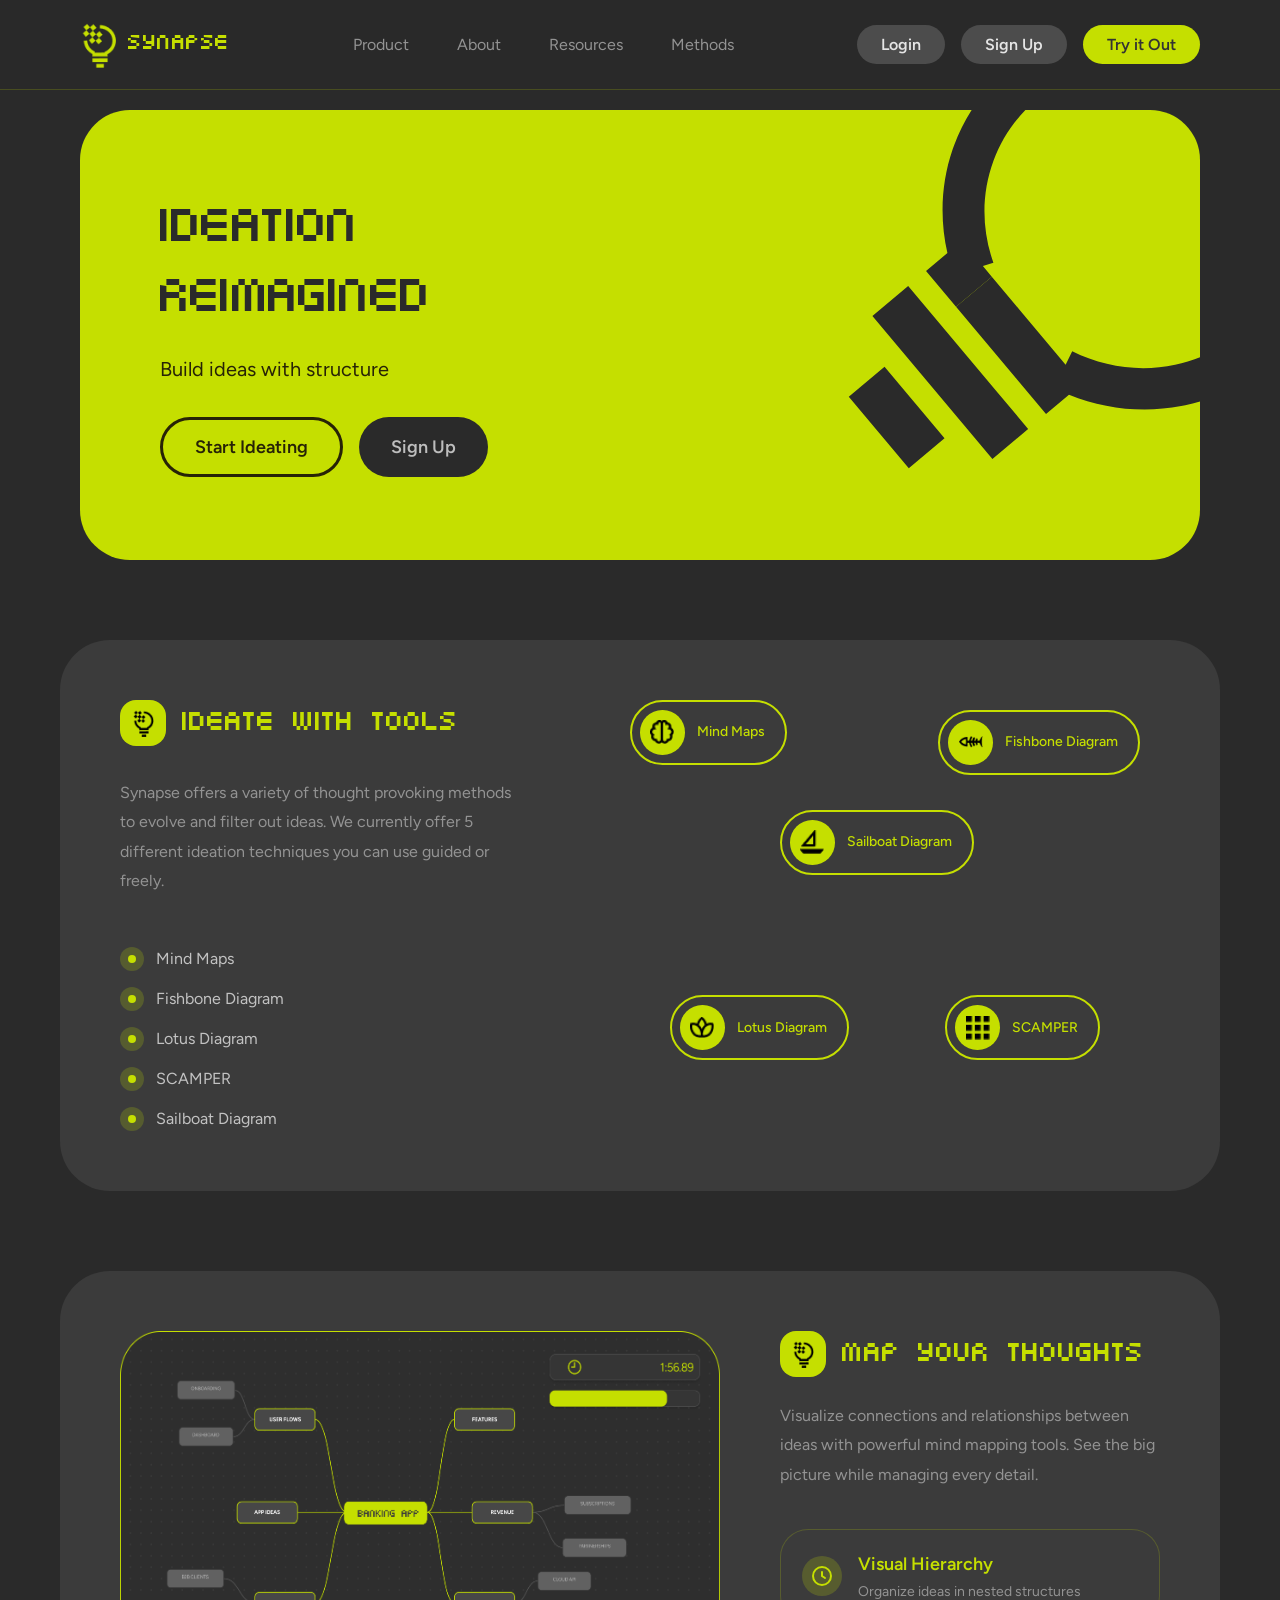
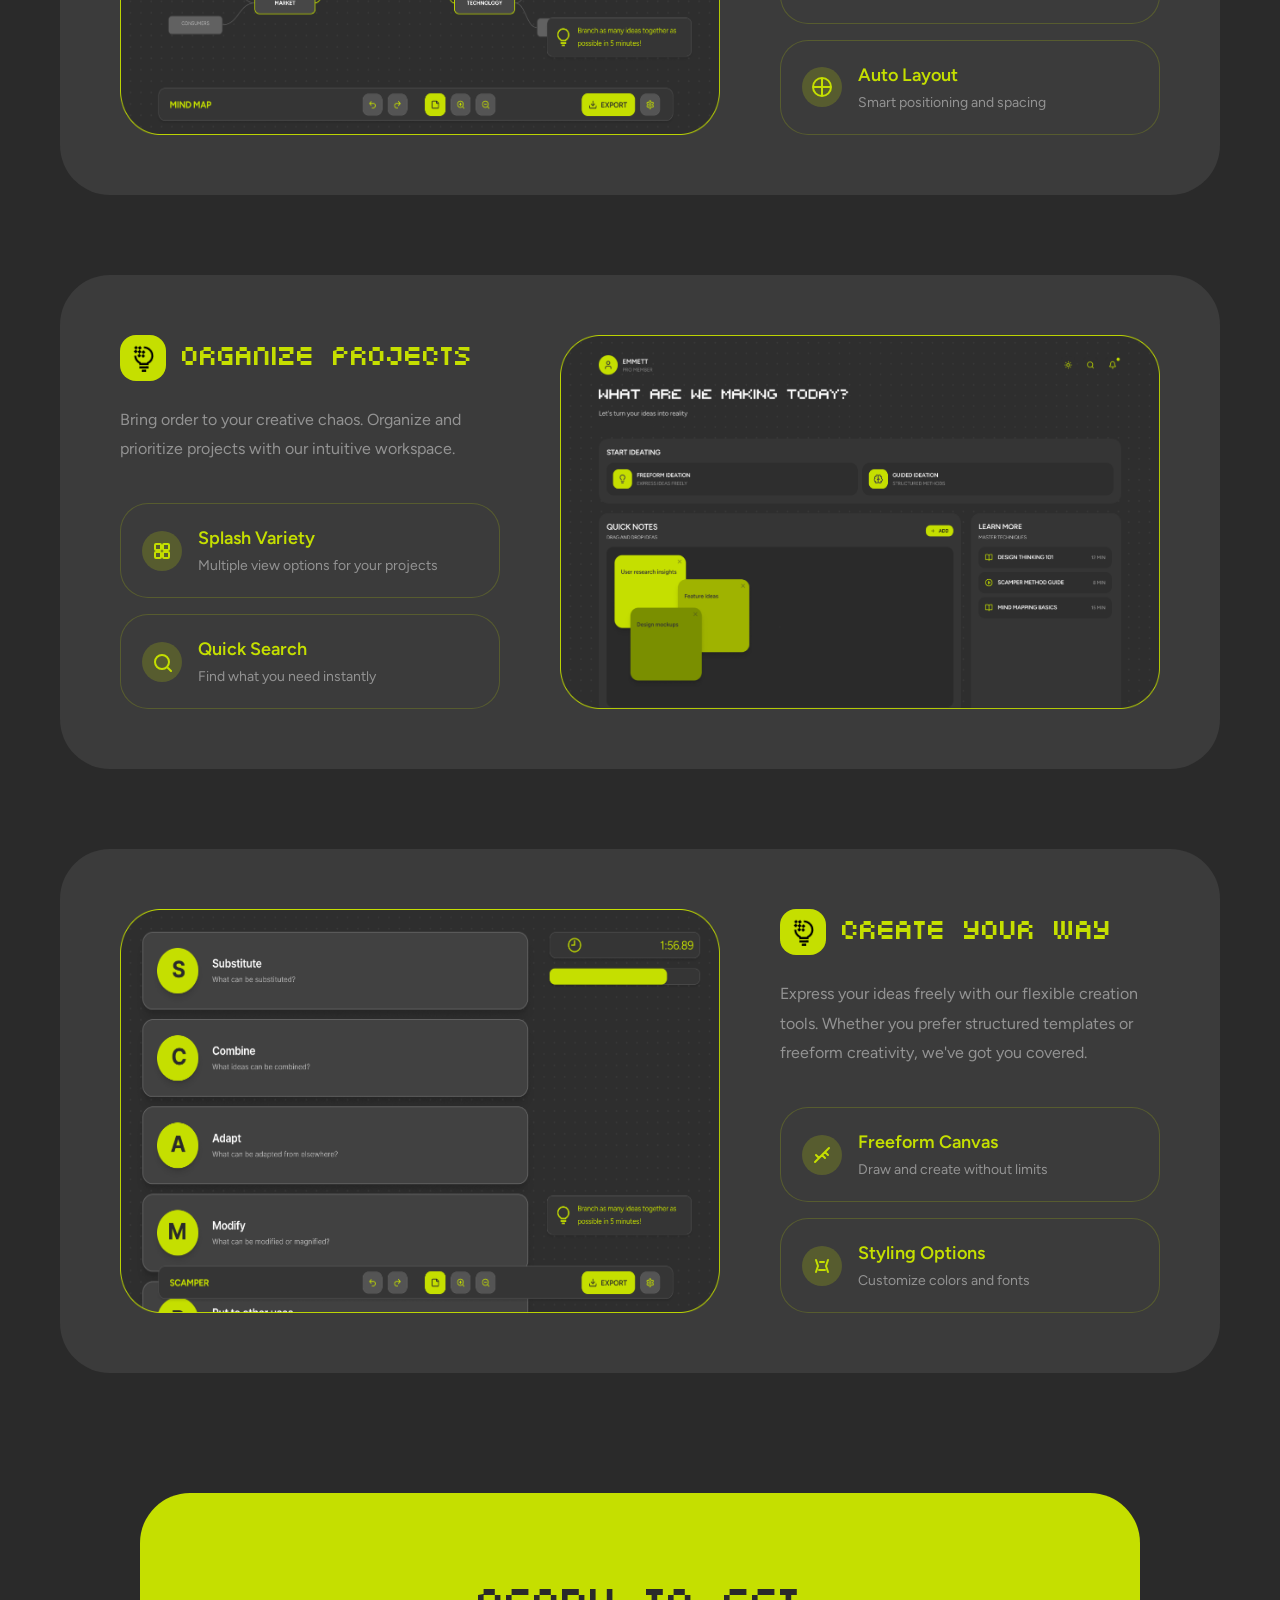
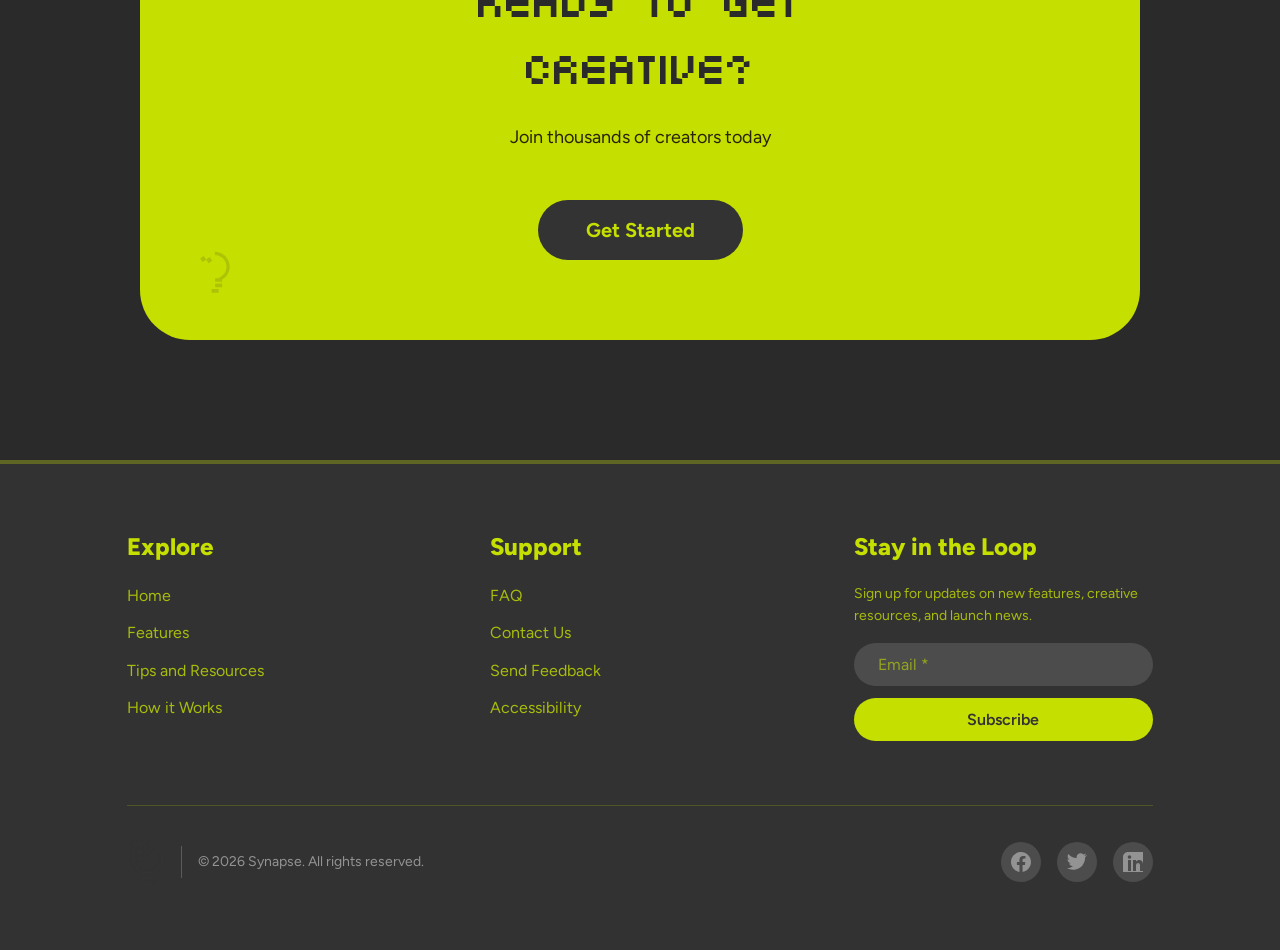
<file: index.html>
<!DOCTYPE html>
<html lang="en">
<head>
    <meta charset="UTF-8">
    <meta name="viewport" content="width=device-width, initial-scale=1.0">
    <title>Synapse - Ideation Reimagined</title>
    <link rel="stylesheet" type="text/css" href="style.css">
    <link rel="preconnect" href="https://fonts.googleapis.com">
    <link rel="preconnect" href="https://fonts.gstatic.com" crossorigin>
    <link href="https://fonts.googleapis.com/css2?family=Figtree:wght@300;400;500;600;700;800;900&display=swap" rel="stylesheet">

</head>
<body>
    <!-- Main Container -->
    <div class="web-home">

        <!-- Header -->
        <header class="header">
            <div class="header-container">
                <!-- Logo with Title -->
                <div class="logo">
                    <img src="allimages/logo.png" alt="Synapse Logo" class="logo-img">
                    <span class="logo-title">SYNAPSE</span>
                </div>

                <!-- Navigation -->
                <nav class="nav">
                    <a href="product.html" class="nav-link">Product</a>
                    <a href="about.html" class="nav-link">About</a>
                    <a href="resources.html" class="nav-link">Resources</a>
                    <a href="methods.html" class="nav-link">Methods</a>
                </nav>
                
                <!-- Action Buttons -->
                <div class="header-actions">
                    <button class="btn-secondary">Login</button>
                    <button class="btn-secondary">Sign Up</button>
                    <a href="https://plan-bleak-08123121.figma.site/" target="_blank" rel="noopener noreferrer">
  <button class="btn-primary">Try it Out</button>
</a>
                </div>
            </div>
        </header>

      <section class="hero">
    <div class="hero-content">
        <div class="hero-card">
            <div class="hero-text-content">
                <h1 class="hero-title-index">
                    IDEATION<br>
                    REIMAGINED
                </h1>
                <p class="hero-subtitle">Build ideas with structure</p>
                <div class="hero-buttons">
                    <button class="btn-outline">Start Ideating</button>
                    <button class="btn-dark">Sign Up</button>
                </div>
            </div>

            <div class="hero-icon">
                <svg width="398" height="534" viewBox="0 0 398 534" fill="none" xmlns="http://www.w3.org/2000/svg" class="hero-bulb-svg">
                    <path d="M165.181 0.00292969C202.99 1.10717 239.485 14.8808 268.448 38.9775C297.411 63.0743 317.055 96.0015 324.023 132.151C330.992 168.302 324.856 205.439 306.666 237.231L304.931 240.189C289.911 265.131 268.059 285.353 241.884 298.76V321.892H203.191V283.198H214.688L211.209 274.735C238.774 264.523 261.648 245.289 275.937 220.315C289.778 196.123 294.733 167.993 290.053 140.441L289.572 137.772C284.269 110.263 269.621 85.1301 248.025 66.377L245.916 64.5811C223.214 45.6937 194.619 34.8776 164.988 33.9688V0L165.181 0.00292969Z" fill="#2A2A2A"/>
                    <path d="M203.195 437.983H164.503V399.291H203.195V437.983ZM164.495 437.972H125.803V399.279H164.495V437.972ZM203.181 341.259H241.865V379.951H203.173V379.939H164.488V341.247H203.181V341.259ZM125.796 341.251H164.48V379.943H125.788V379.935H87.1035V341.241H125.796V341.251ZM35.0459 159.297C35.5618 178.058 40.4477 196.675 49.502 213.704C63.215 239.496 85.6402 260.051 112.955 271.866L107.913 283.214H125.787V283.209H164.479V321.902H125.795V321.906H87.1025V297.048C58.8458 282.07 35.5066 259.431 20.0771 231.869L18.4102 228.812C6.84315 207.056 0.619375 183.265 0 159.297H35.0459ZM203.181 321.896H164.488V283.203H203.181V321.896Z" fill="#2A2A2A"/>
                </svg>
            </div>
        </div>
    </div>
</section>

        <!-- Ideate With Tools Section -->
        <section class="tools-section">
            <div class="section-inset-container">
                <div class="tools-section-bg">
                    <div class="section-content-grid">
                        <!-- Left Column: Text + List -->
                        <div class="section-text-column">
                            <div class="section-header">
                                <div class="icon-box">
                                    <img src="allimages/logo_black.png" alt="Icon" class="section-icon">
                                </div>
                                <h2 class="section-title">IDEATE WITH TOOLS</h2>
                            </div>

                            <p class="section-description">
                                Synapse offers a variety of thought provoking methods to evolve and filter out ideas.
                                We currently offer 5 different ideation techniques you can use guided or freely.
                            </p>

                            <!-- Method List with Custom Bullets -->
                            <ul class="method-list">
                                <li class="method-item">
                                    <span class="custom-bullet">
                                        <span class="bullet-dot"></span>
                                    </span>
                                    Mind Maps
                                </li>
                                <li class="method-item">
                                    <span class="custom-bullet">
                                        <span class="bullet-dot"></span>
                                    </span>
                                    Fishbone Diagram
                                </li>
                                <li class="method-item">
                                    <span class="custom-bullet">
                                        <span class="bullet-dot"></span>
                                    </span>
                                    Lotus Diagram
                                </li>
                                <li class="method-item">
                                    <span class="custom-bullet">
                                        <span class="bullet-dot"></span>
                                    </span>
                                    SCAMPER
                                </li>
                                <li class="method-item">
                                    <span class="custom-bullet">
                                        <span class="bullet-dot"></span>
                                    </span>
                                    Sailboat Diagram
                                </li>
                            </ul>
                        </div>

                        <!-- Right Column: Method Pills -->
                        <div class="method-pills-column">
                            <div class="method-pill-container" style="position: absolute; top: 0; left: 50px;">
                                <div class="pill-icon-circle">
                                    <img src="allimages/mindmap.png" alt="Mind Maps" class="pill-icon">
                                </div>
                                <span class="pill-label">Mind Maps</span>
                            </div>

                            <div class="method-pill-container" style="position: absolute; top: 10px; right: 20px;">
                                <div class="pill-icon-circle">
                                    <img src="allimages/fishbone.png" alt="Fishbone" class="pill-icon">
                                </div>
                                <span class="pill-label">Fishbone Diagram</span>
                            </div>

                            <div class="method-pill-container" style="position: absolute; top: 110px; left: 200px;">
                                <div class="pill-icon-circle">
                                    <img src="allimages/sailboat.png" alt="Sailboat" class="pill-icon">
                                </div>
                                <span class="pill-label">Sailboat Diagram</span>
                            </div>

                            <div class="method-pill-container" style="position: absolute; bottom: 20px; left: 90px;">
                                <div class="pill-icon-circle">
                                    <img src="allimages/lotus.png" alt="Lotus" class="pill-icon">
                                </div>
                                <span class="pill-label">Lotus Diagram</span>
                            </div>

                            <div class="method-pill-container" style="position: absolute; bottom: 20px; right: 60px;">
                                <div class="pill-icon-circle">
                                    <img src="allimages/scamper.png" alt="SCAMPER" class="pill-icon">
                                </div>
                                <span class="pill-label">SCAMPER</span>
                            </div>
                        </div>
                    </div>
                </div>
            </div>
        </section>

        <!-- Map Your Thoughts Section -->
        <section class="map-section">
            <div class="section-inset-container">
                <div class="map-section-bg">
                    <div class="section-split-layout">
                        <!-- Left: Demo Image -->
                        <div class="demo-container">
                            <img src="allimages/mindmap_demo.png" alt="Mind Map Demo" class="demo-image">
                        </div>

                        <!-- Right: Content -->
                        <div class="section-text-content">
                            <div class="section-header">
                                <div class="icon-box">
                                    <img src="allimages/logo_black.png" alt="Icon" class="section-icon">
                                </div>
                                <h2 class="section-title">MAP YOUR THOUGHTS</h2>
                            </div>

                            <p class="section-description-alt">
                                Visualize connections and relationships between ideas with powerful mind mapping tools.
                                See the big picture while managing every detail.
                            </p>

                            <!-- Feature Cards -->
                            <div class="feature-cards">
                                <div class="feature-card">
                                    <div class="feature-icon-box">
                                        <svg width="20" height="20" viewBox="0 0 20 20" fill="none">
                                            <circle cx="10" cy="10" r="9" stroke="#C5DF00" stroke-width="2"/>
                                            <path d="M10 6V10L13 12" stroke="#C5DF00" stroke-width="2" stroke-linecap="round"/>
                                        </svg>
                                    </div>
                                    <div class="feature-card-content">
                                        <h3 class="feature-card-title">Visual Hierarchy</h3>
                                        <p class="feature-card-text">Organize ideas in nested structures</p>
                                    </div>
                                </div>

                                <div class="feature-card">
                                    <div class="feature-icon-box">
                                        <svg width="20" height="20" viewBox="0 0 20 20" fill="none">
                                            <path d="M10 2V18M2 10H18" stroke="#C5DF00" stroke-width="2" stroke-linecap="round"/>
                                            <circle cx="10" cy="10" r="9" stroke="#C5DF00" stroke-width="2"/>
                                        </svg>
                                    </div>
                                    <div class="feature-card-content">
                                        <h3 class="feature-card-title">Auto Layout</h3>
                                        <p class="feature-card-text">Smart positioning and spacing</p>
                                    </div>
                                </div>
                            </div>
                        </div>
                    </div>
                </div>
            </div>
        </section>

        <!-- Organize Projects Section -->
        <section class="organize-section">
            <div class="section-inset-container">
                <div class="organize-section-bg">
                    <div class="section-split-layout reverse">
                        <!-- Left: Content -->
                        <div class="section-text-content">
                            <div class="section-header">
                                <div class="icon-box">
                                    <img src="allimages/logo_black.png" alt="Icon" class="section-icon">
                                </div>
                                <h2 class="section-title">ORGANIZE PROJECTS</h2>
                            </div>

                            <p class="section-description-alt">
                                Bring order to your creative chaos. Organize and prioritize projects with our intuitive workspace.
                            </p>

                            <!-- Feature Cards -->
                            <div class="feature-cards">
                                <div class="feature-card">
                                    <div class="feature-icon-box">
                                        <svg width="20" height="20" viewBox="0 0 20 20" fill="none">
                                            <rect x="3" y="3" width="6" height="6" rx="1" stroke="#C5DF00" stroke-width="2"/>
                                            <rect x="11" y="3" width="6" height="6" rx="1" stroke="#C5DF00" stroke-width="2"/>
                                            <rect x="3" y="11" width="6" height="6" rx="1" stroke="#C5DF00" stroke-width="2"/>
                                            <rect x="11" y="11" width="6" height="6" rx="1" stroke="#C5DF00" stroke-width="2"/>
                                        </svg>
                                    </div>
                                    <div class="feature-card-content">
                                        <h3 class="feature-card-title">Splash Variety</h3>
                                        <p class="feature-card-text">Multiple view options for your projects</p>
                                    </div>
                                </div>

                                <div class="feature-card">
                                    <div class="feature-icon-box">
                                        <svg width="20" height="20" viewBox="0 0 20 20" fill="none">
                                            <circle cx="10" cy="10" r="7" stroke="#C5DF00" stroke-width="2"/>
                                            <path d="M16 16L19 19" stroke="#C5DF00" stroke-width="2" stroke-linecap="round"/>
                                        </svg>
                                    </div>
                                    <div class="feature-card-content">
                                        <h3 class="feature-card-title">Quick Search</h3>
                                        <p class="feature-card-text">Find what you need instantly</p>
                                    </div>
                                </div>
                            </div>
                        </div>

                        <!-- Right: Demo Image -->
                        <div class="demo-container">
                            <img src="allimages/home_demo.png" alt="Projects Demo" class="demo-image">
                        </div>
                    </div>
                </div>
            </div>
        </section>

        <!-- Create Your Way Section -->
        <section class="create-section">
            <div class="section-inset-container">
                <div class="create-section-bg">
                    <div class="section-split-layout">
                        <!-- Left: Demo Image -->
                        <div class="demo-container">
                            <img src="allimages/scamper_demo.png" alt="SCAMPER Demo" class="demo-image">
                        </div>

                        <!-- Right: Content -->
                        <div class="section-text-content">
                            <div class="section-header">
                                <div class="icon-box">
                                    <img src="allimages/logo_black.png" alt="Icon" class="section-icon">
                                </div>
                                <h2 class="section-title">CREATE YOUR WAY</h2>
                            </div>

                            <p class="section-description-alt">
                                Express your ideas freely with our flexible creation tools.
                                Whether you prefer structured templates or freeform creativity, we've got you covered.
                            </p>

                            <!-- Feature Cards -->
                            <div class="feature-cards">
                                <div class="feature-card">
                                    <div class="feature-icon-box">
                                        <svg width="20" height="20" viewBox="0 0 20 20" fill="none">
                                            <path d="M3 17L7 13M7 13L10 10M7 13L4 10M10 10L13 7M10 10L13 13M17 3L13 7M13 7L16 10" stroke="#C5DF00" stroke-width="2" stroke-linecap="round"/>
                                        </svg>
                                    </div>
                                    <div class="feature-card-content">
                                        <h3 class="feature-card-title">Freeform Canvas</h3>
                                        <p class="feature-card-text">Draw and create without limits</p>
                                    </div>
                                </div>

                                <div class="feature-card">
                                    <div class="feature-icon-box">
                                        <svg width="20" height="20" viewBox="0 0 20 20" fill="none">
                                            <path d="M4 16L6 10L4 4M16 4L14 10L16 16" stroke="#C5DF00" stroke-width="2" stroke-linecap="round"/>
                                            <path d="M8 6H12M7 14H13" stroke="#C5DF00" stroke-width="2" stroke-linecap="round"/>
                                        </svg>
                                    </div>
                                    <div class="feature-card-content">
                                        <h3 class="feature-card-title">Styling Options</h3>
                                        <p class="feature-card-text">Customize colors and fonts</p>
                                    </div>
                                </div>
                            </div>
                        </div>
                    </div>
                </div>
            </div>
        </section>

        <!-- CTA Section -->
        <section class="cta-section">
            <div class="section-inset-container">
                <div class="cta-card">
                    <div class="cta-content">
                        <h2 class="cta-title">READY TO GET<br>CREATIVE?</h2>
                        <p class="cta-text">Join thousands of creators today</p>
                        <a href="https://plan-bleak-08123121.figma.site/" target="_blank" rel="noopener noreferrer">
  <button class="btn-cta">Get Started</button>
</a>
                    </div>

                    <!-- CTA Icon -->
                    <div class="cta-icon">
                        <svg width="187" height="43" viewBox="0 0 187 43" fill="none" xmlns="http://www.w3.org/2000/svg">
                            <g opacity="0.5">
                                <path d="M6.13072 9.57338L9.66329 7.03032L12.1217 10.6588L8.58897 13.2019L6.13072 9.57338Z" fill="#2A2A2A"/>
                                <path d="M0.140006 8.48771L3.67258 5.94462L6.13096 9.57307L2.59839 12.1162L0.140006 8.48771Z" fill="#2A2A2A"/>
                                <path d="M18.6692 42.6821L11.6396 42.7429L11.6101 39.12L18.6397 39.0592L18.6692 42.6821Z" fill="#2A2A2A"/>
                                <path d="M22.1399 37.2172L15.1111 37.2779L15.0816 33.655L22.1103 33.5942L22.1399 37.2172Z" fill="#2A2A2A"/>
                                <path d="M14.8827 1.70158C18.318 1.77527 21.6434 3.03619 24.2927 5.26964C26.942 7.50315 28.7514 10.5709 29.4121 13.9503C30.0726 17.3297 29.5435 20.8118 27.9155 23.8028L27.7602 24.0813C26.4148 26.4286 24.4451 28.3392 22.0774 29.615L22.0951 31.7825L15.0662 31.8434L15.0365 28.2205L19.5963 28.181L19.2731 27.3896C21.7692 26.4116 23.8324 24.5928 25.1113 22.2433C26.3502 19.9672 26.7788 17.3292 26.3326 14.7532L26.287 14.5037C25.7843 11.9321 24.4345 9.5901 22.4586 7.85119L22.2656 7.68479C20.1896 5.93468 17.5849 4.94452 14.8935 4.88217L14.8676 1.70138L14.8827 1.70158Z" fill="#2A2A2A"/>
                            </g>
                        </svg>
                    </div>
                </div>
            </div>
        </section>

        <!-- Footer -->
        <footer class="footer">
            <div class="footer-container">
                <div class="footer-content">
                    <!-- Explore Column -->
                    <div class="footer-column">
                        <h3 class="footer-heading">Explore</h3>
                        <ul class="footer-links">
                            <li><a href="#">Home</a></li>
                            <li><a href="#">Features</a></li>
                            <li><a href="#">Tips and Resources</a></li>
                            <li><a href="#">How it Works</a></li>
                        </ul>
                    </div>

                    <!-- Support Column -->
                    <div class="footer-column">
                        <h3 class="footer-heading">Support</h3>
                        <ul class="footer-links">
                            <li><a href="#">FAQ</a></li>
                            <li><a href="#">Contact Us</a></li>
                            <li><a href="#">Send Feedback</a></li>
                            <li><a href="#">Accessibility</a></li>
                        </ul>
                    </div>

                    <!-- Newsletter Column -->
                    <div class="footer-column newsletter">
                        <h3 class="footer-heading">Stay in the Loop</h3>
                        <p class="newsletter-text">Sign up for updates on new features, creative resources, and launch news.</p>
                        <form class="newsletter-form">
                            <input type="email" placeholder="Email *" class="email-input">
                            <button type="submit" class="btn-subscribe">Subscribe</button>
                        </form>
                    </div>
                </div>

                <!-- Footer Bottom -->
                <div class="footer-bottom">
                    <div class="footer-brand">
                        <img src="allimages/logo_black.png" alt="Synapse Logo" class="footer-logo">
                        <span class="divider"></span>
                        <span class="copyright">© 2026 Synapse. All rights reserved.</span>
                    </div>

                    <div class="social-links">
                        <a href="#" class="social-icon">
                            <svg width="20" height="20" viewBox="0 0 20 20" fill="none">
                                <path d="M10 0C4.477 0 0 4.477 0 10c0 4.991 3.657 9.128 8.438 9.879V12.89h-2.54V10h2.54V7.797c0-2.506 1.492-3.89 3.777-3.89 1.094 0 2.238.195 2.238.195v2.46h-1.26c-1.243 0-1.63.771-1.63 1.562V10h2.773l-.443 2.89h-2.33v6.989C16.343 19.129 20 14.99 20 10c0-5.523-4.477-10-10-10z" fill="#939393"/>
                            </svg>
                        </a>
                        <a href="#" class="social-icon">
                            <svg width="20" height="20" viewBox="0 0 20 20" fill="none">
                                <path d="M19.59 3.15c-.74.33-1.53.55-2.36.65.85-.51 1.5-1.31 1.8-2.27-.79.47-1.67.81-2.6 1-1.49-1.6-4-1.68-5.59-.18-1.02.96-1.45 2.38-1.13 3.76C6.47 6 3.43 4.43 1.36 1.89.92 2.58.66 3.4.66 4.24c0 1.42.73 2.67 1.84 3.4-.68-.02-1.34-.21-1.93-.54v.05c0 1.99 1.4 3.69 3.35 4.08-.61.17-1.26.19-1.88.07.54 1.69 2.11 2.85 3.89 2.88-1.48 1.16-3.33 1.79-5.23 1.79-.34 0-.68-.02-1.01-.06 1.89 1.21 4.13 1.86 6.45 1.86 7.74 0 11.97-6.41 11.97-11.97 0-.18 0-.36-.01-.54.82-.59 1.53-1.33 2.09-2.18z" fill="#939393"/>
                            </svg>
                        </a>
                        <a href="#" class="social-icon">
                            <svg width="20" height="20" viewBox="0 0 20 20" fill="none">
                                <path d="M19 0h-14c-2.761 0-5 2.239-5 5v14c0 2.761 2.239 5 5 5h14c2.762 0 5-2.239 5-5v-14c0-2.761-2.238-5-5-5zm-11 19h-3v-11h3v11zm-1.5-12.268c-.966 0-1.75-.79-1.75-1.764s.784-1.764 1.75-1.764 1.75.79 1.75 1.764-.783 1.764-1.75 1.764zm13.5 12.268h-3v-5.604c0-3.368-4-3.113-4 0v5.604h-3v-11h3v1.765c1.396-2.586 7-2.777 7 2.476v6.759z" fill="#939393"/>
                            </svg>
                        </a>
                    </div>
                </div>
            </div>
        </footer>
    </div>
</body>
</html>
</file>
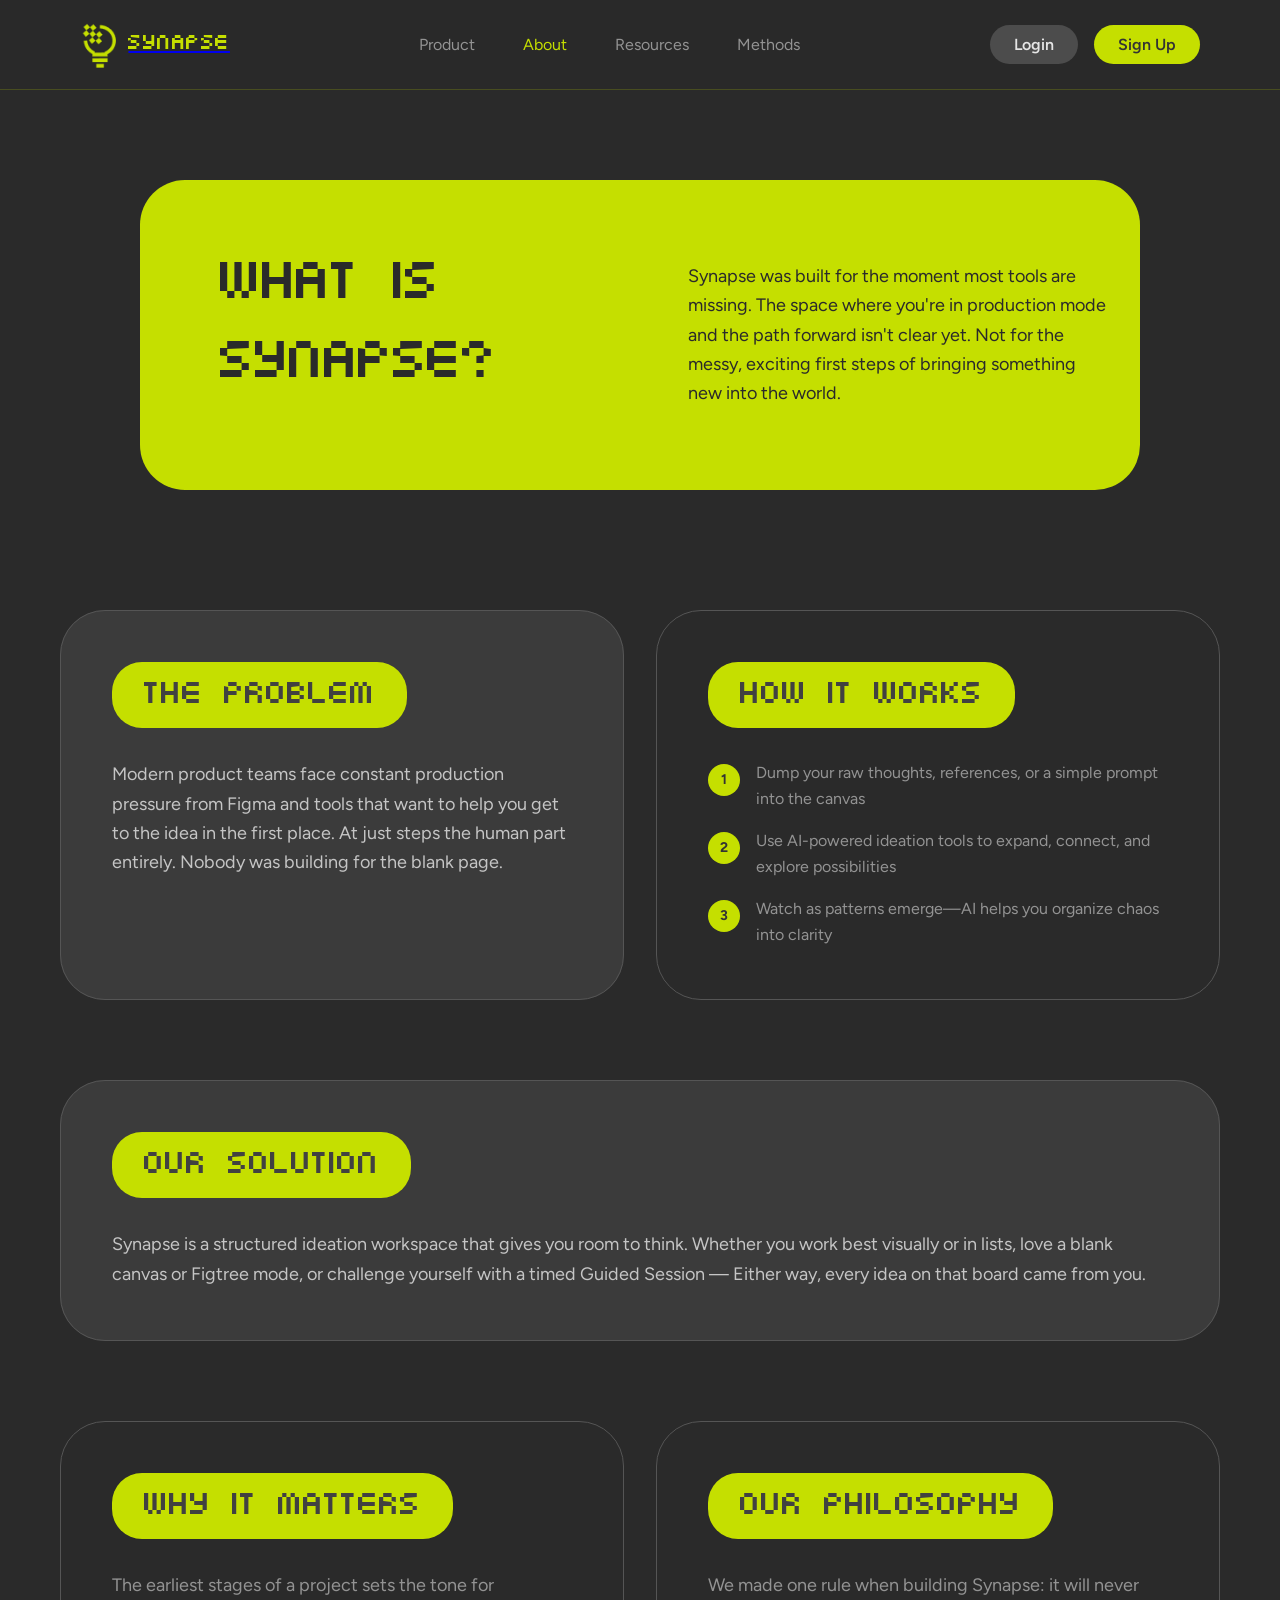
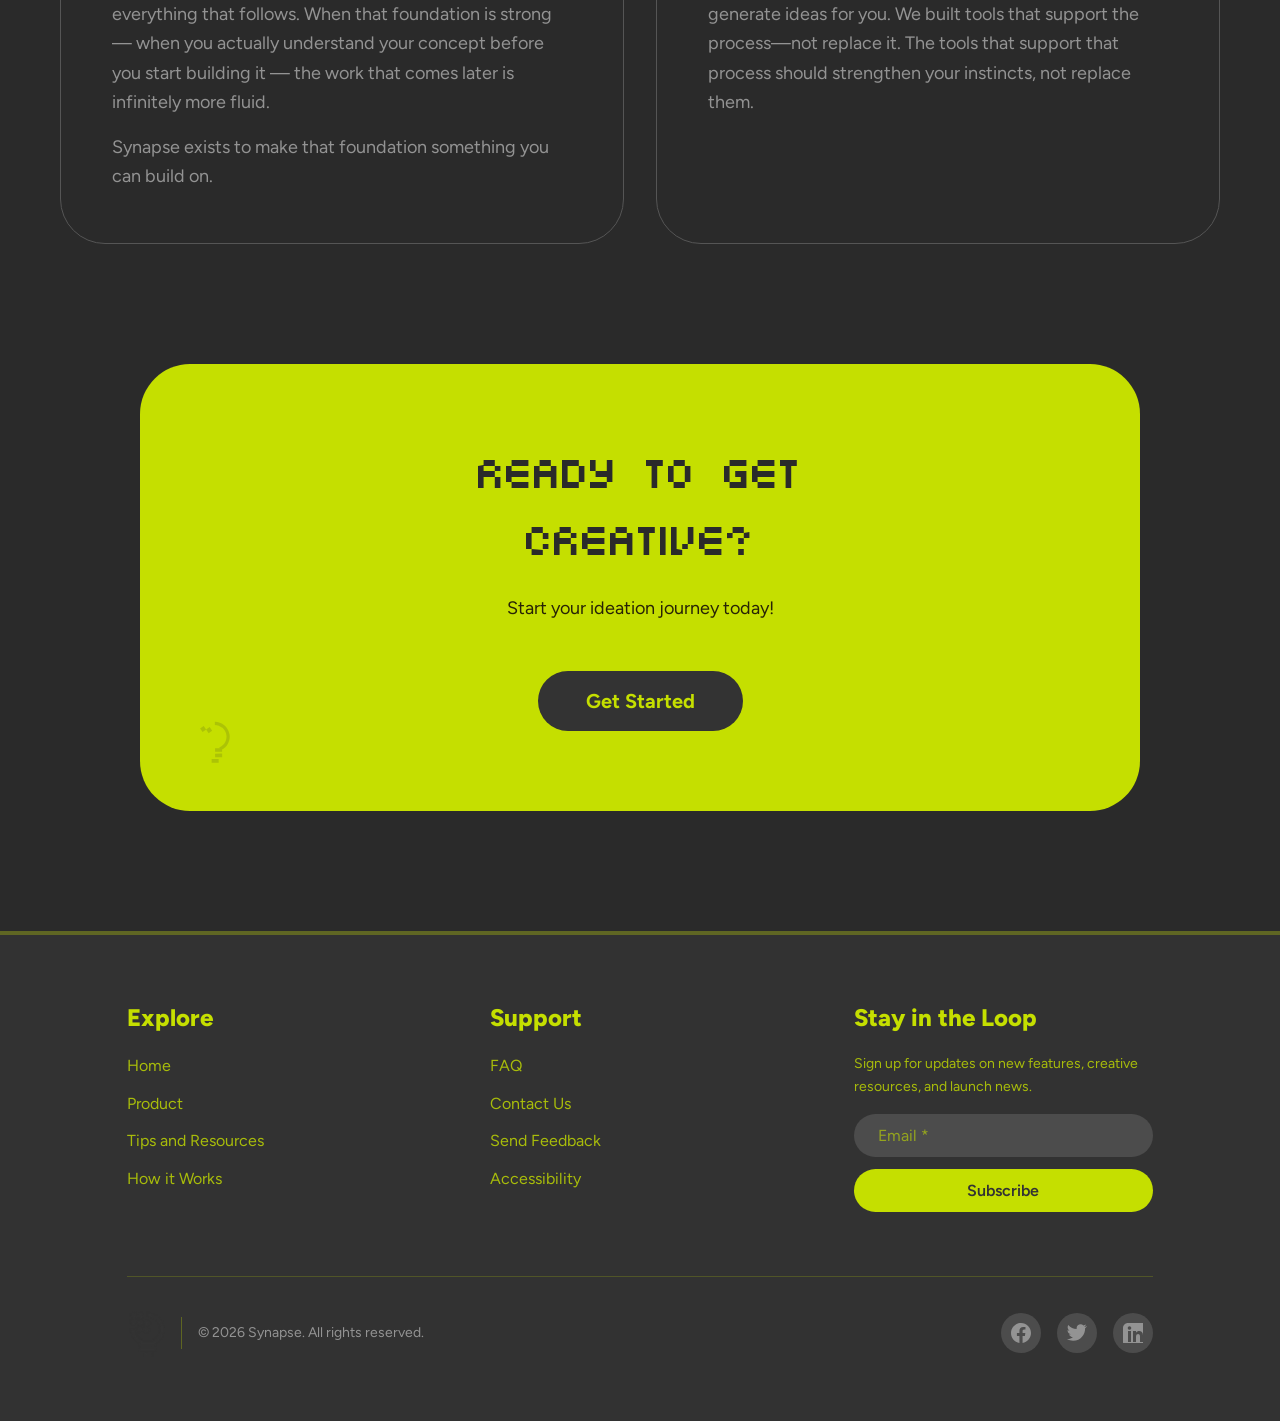
<file: about.html>
<!DOCTYPE html>
<html lang="en">
<head>
    <meta charset="UTF-8">
    <meta name="viewport" content="width=device-width, initial-scale=1.0">
    <title>About - Synapse</title>
    <link rel="stylesheet" type="text/css" href="style.css">
    <link rel="preconnect" href="https://fonts.googleapis.com">
    <link rel="preconnect" href="https://fonts.gstatic.com" crossorigin>
    <link href="https://fonts.googleapis.com/css2?family=Figtree:wght@300;400;500;600;700;800;900&display=swap" rel="stylesheet">

</head>
<body>
    <!-- Main Container -->
    <div class="web-home about-page">

        <!-- Header -->
        <header class="header">
            <div class="header-container">
                <!-- Logo with Title -->
                <a href="index.html" class="logo-link">
                    <div class="logo">
                        <img src="allimages/logo.png" alt="Synapse Logo" class="logo-img">
                        <span class="logo-title">SYNAPSE</span>
                    </div>
                </a>

                <!-- Navigation -->
                <nav class="nav">
                    <a href="product.html" class="nav-link">Product</a>
                    <a href="about.html" class="nav-link active">About</a>
                    <a href="resources.html" class="nav-link">Resources</a>
                    <a href="methods.html" class="nav-link">Methods</a>
                </nav>

                <!-- Action Buttons -->
                <div class="header-actions">
                    <button class="btn-secondary">Login</button>
                    <button class="btn-primary">Sign Up</button>
                </div>
            </div>
        </header>

        <main>
            <!-- About Hero -->
            <section class="about-hero">
                <div class="section-inset-container">
                    <div class="about-hero-card">
                        <h1 class="about-hero-title">What is synapse?</h1>
                        <p class="about-hero-text">Synapse was built for the moment most tools are missing. The space where you're in production mode and the path forward isn't clear yet. Not for the messy, exciting first steps of bringing something new into the world.</p>
                    </div>
                </div>
            </section>

            <!-- Problem & How It Works -->
            <section class="about-section">
                <div class="section-inset-container">
                    <div class="about-two-column">
                        <!-- THE PROBLEM -->
                        <div class="about-card about-card-dark">
                            <div class="about-card-badge">THE PROBLEM</div>
                            <div class="about-card-content">
                                <p class="about-card-text">Modern product teams face constant production pressure from Figma and tools that want to help you get to the idea in the first place. At just steps the human part entirely. Nobody was building for the blank page.</p>
                            </div>
                        </div>

                        <!-- HOW IT WORKS -->
                        <div class="about-card about-card-light">
                            <div class="about-card-badge">How it works</div>
                            <div class="about-steps">
                                <div class="about-step">
                                    <div class="step-number">1</div>
                                    <p class="step-text">Dump your raw thoughts, references, or a simple prompt into the canvas</p>
                                </div>
                                <div class="about-step">
                                    <div class="step-number">2</div>
                                    <p class="step-text">Use AI-powered ideation tools to expand, connect, and explore possibilities</p>
                                </div>
                                <div class="about-step">
                                    <div class="step-number">3</div>
                                    <p class="step-text">Watch as patterns emerge—AI helps you organize chaos into clarity</p>
                                </div>
                            </div>
                        </div>
                    </div>
                </div>
            </section>

            <!-- Our Solution -->
            <section class="about-section">
                <div class="section-inset-container">
                    <div class="about-card-full">
                        <div class="about-card-badge">OUR SOLUTION</div>
                        <div class="about-card-content">
                            <p class="about-card-text-lg">Synapse is a structured ideation workspace that gives you room to think. Whether you work best visually or in lists, love a blank canvas or Figtree mode, or challenge yourself with a timed Guided Session — Either way, every idea on that board came from you.</p>
                        </div>
                    </div>
                </div>
            </section>

            <!-- Why It Matters & Philosophy -->
            <section class="about-section">
                <div class="section-inset-container">
                    <div class="about-two-column">
                        <!-- WHY IT MATTERS -->
                        <div class="about-card about-card-alt">
                            <div class="about-card-badge">WHY IT MATTERS</div>
                            <div class="about-card-content">
                                <p class="about-card-text">The earliest stages of a project sets the tone for everything that follows. When that foundation is strong — when you actually understand your concept before you start building it — the work that comes later is infinitely more fluid.</p>
                                <p class="about-card-text">Synapse exists to make that foundation something you can build on.</p>
                            </div>
                        </div>

                        <!-- OUR PHILOSOPHY -->
                        <div class="about-card about-card-alt">
                            <div class="about-card-badge">OUR PHILOSOPHY</div>
                            <div class="about-card-content">
                                <p class="about-card-text">We made one rule when building Synapse: it will never generate ideas for you. We built tools that support the process—not replace it. The tools that support that process should strengthen your instincts, not replace them.</p>
                            </div>
                        </div>
                    </div>
                </div>
            </section>

            <!-- CTA Section -->
            <section class="cta-section">
                <div class="section-inset-container">
                    <div class="cta-card">
                        <div class="cta-content">
                            <h2 class="cta-title">READY TO GET<br>CREATIVE?</h2>
                            <p class="cta-text">Start your ideation journey today!</p>
                            <button class="btn-cta">Get Started</button>
                        </div>

                        <div class="cta-icon">
                            <svg width="187" height="43" viewBox="0 0 187 43" fill="none" xmlns="http://www.w3.org/2000/svg">
                                <g opacity="0.5">
                                    <path d="M6.13072 9.57338L9.66329 7.03032L12.1217 10.6588L8.58897 13.2019L6.13072 9.57338Z" fill="#2A2A2A"/>
                                    <path d="M0.140006 8.48771L3.67258 5.94462L6.13096 9.57307L2.59839 12.1162L0.140006 8.48771Z" fill="#2A2A2A"/>
                                    <path d="M18.6692 42.6821L11.6396 42.7429L11.6101 39.12L18.6397 39.0592L18.6692 42.6821Z" fill="#2A2A2A"/>
                                    <path d="M22.1399 37.2172L15.1111 37.2779L15.0816 33.655L22.1103 33.5942L22.1399 37.2172Z" fill="#2A2A2A"/>
                                    <path d="M14.8827 1.70158C18.318 1.77527 21.6434 3.03619 24.2927 5.26964C26.942 7.50315 28.7514 10.5709 29.4121 13.9503C30.0726 17.3297 29.5435 20.8118 27.9155 23.8028L27.7602 24.0813C26.4148 26.4286 24.4451 28.3392 22.0774 29.615L22.0951 31.7825L15.0662 31.8434L15.0365 28.2205L19.5963 28.181L19.2731 27.3896C21.7692 26.4116 23.8324 24.5928 25.1113 22.2433C26.3502 19.9672 26.7788 17.3292 26.3326 14.7532L26.287 14.5037C25.7843 11.9321 24.4345 9.5901 22.4586 7.85119L22.2656 7.68479C20.1896 5.93468 17.5849 4.94452 14.8935 4.88217L14.8676 1.70138L14.8827 1.70158Z" fill="#2A2A2A"/>
                                </g>
                            </svg>
                        </div>
                    </div>
                </div>
            </section>
        </main>

        <!-- Footer -->
        <footer class="footer">
            <div class="footer-container">
                <div class="footer-content">
                    <!-- Explore Column -->
                    <div class="footer-column">
                        <h3 class="footer-heading">Explore</h3>
                        <ul class="footer-links">
                            <li><a href="index.html">Home</a></li>
                            <li><a href="product.html">Product</a></li>
                            <li><a href="resources.html">Tips and Resources</a></li>
                            <li><a href="about.html">How it Works</a></li>
                        </ul>
                    </div>

                    <!-- Support Column -->
                    <div class="footer-column">
                        <h3 class="footer-heading">Support</h3>
                        <ul class="footer-links">
                            <li><a href="#">FAQ</a></li>
                            <li><a href="#">Contact Us</a></li>
                            <li><a href="#">Send Feedback</a></li>
                            <li><a href="#">Accessibility</a></li>
                        </ul>
                    </div>

                    <!-- Newsletter Column -->
                    <div class="footer-column newsletter">
                        <h3 class="footer-heading">Stay in the Loop</h3>
                        <p class="newsletter-text">Sign up for updates on new features, creative resources, and launch news.</p>
                        <form class="newsletter-form">
                            <input type="email" placeholder="Email *" class="email-input">
                            <button type="submit" class="btn-subscribe">Subscribe</button>
                        </form>
                    </div>
                </div>

                <!-- Footer Bottom -->
                <div class="footer-bottom">
                    <div class="footer-brand">
                        <img src="allimages/logo_black.png" alt="Synapse Logo" class="footer-logo">
                        <span class="divider"></span>
                        <span class="copyright">© 2026 Synapse. All rights reserved.</span>
                    </div>

                    <div class="social-links">
                        <a href="#" class="social-icon">
                            <svg width="20" height="20" viewBox="0 0 20 20" fill="none">
                                <path d="M10 0C4.477 0 0 4.477 0 10c0 4.991 3.657 9.128 8.438 9.879V12.89h-2.54V10h2.54V7.797c0-2.506 1.492-3.89 3.777-3.89 1.094 0 2.238.195 2.238.195v2.46h-1.26c-1.243 0-1.63.771-1.63 1.562V10h2.773l-.443 2.89h-2.33v6.989C16.343 19.129 20 14.99 20 10c0-5.523-4.477-10-10-10z" fill="#939393"/>
                            </svg>
                        </a>
                        <a href="#" class="social-icon">
                            <svg width="20" height="20" viewBox="0 0 20 20" fill="none">
                                <path d="M19.59 3.15c-.74.33-1.53.55-2.36.65.85-.51 1.5-1.31 1.8-2.27-.79.47-1.67.81-2.6 1-1.49-1.6-4-1.68-5.59-.18-1.02.96-1.45 2.38-1.13 3.76C6.47 6 3.43 4.43 1.36 1.89.92 2.58.66 3.4.66 4.24c0 1.42.73 2.67 1.84 3.4-.68-.02-1.34-.21-1.93-.54v.05c0 1.99 1.4 3.69 3.35 4.08-.61.17-1.26.19-1.88.07.54 1.69 2.11 2.85 3.89 2.88-1.48 1.16-3.33 1.79-5.23 1.79-.34 0-.68-.02-1.01-.06 1.89 1.21 4.13 1.86 6.45 1.86 7.74 0 11.97-6.41 11.97-11.97 0-.18 0-.36-.01-.54.82-.59 1.53-1.33 2.09-2.18z" fill="#939393"/>
                            </svg>
                        </a>
                        <a href="#" class="social-icon">
                            <svg width="20" height="20" viewBox="0 0 20 20" fill="none">
                                <path d="M19 0h-14c-2.761 0-5 2.239-5 5v14c0 2.761 2.239 5 5 5h14c2.762 0 5-2.239 5-5v-14c0-2.761-2.238-5-5-5zm-11 19h-3v-11h3v11zm-1.5-12.268c-.966 0-1.75-.79-1.75-1.764s.784-1.764 1.75-1.764 1.75.79 1.75 1.764-.783 1.764-1.75 1.764zm13.5 12.268h-3v-5.604c0-3.368-4-3.113-4 0v5.604h-3v-11h3v1.765c1.396-2.586 7-2.777 7 2.476v6.759z" fill="#939393"/>
                            </svg>
                        </a>
                    </div>
                </div>
            </div>
        </footer>
    </div>
</body>
</html>
</file>
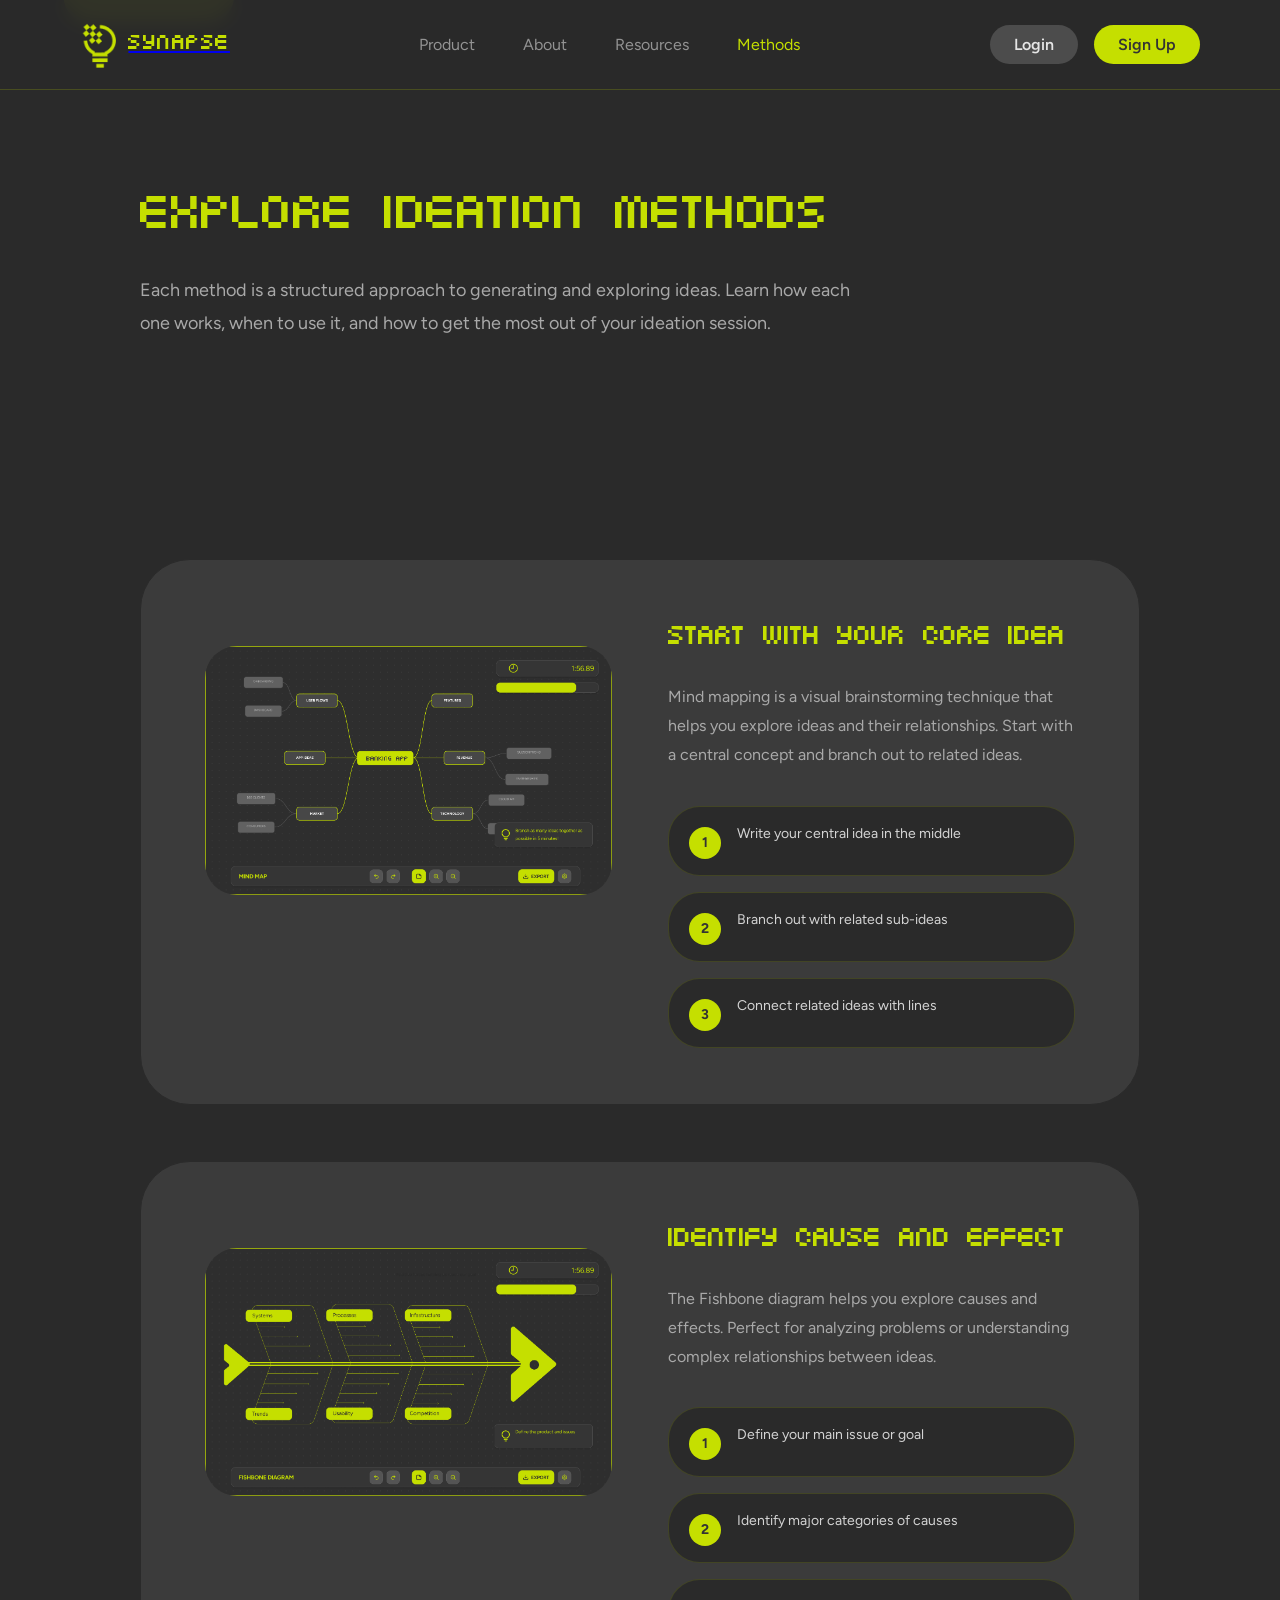
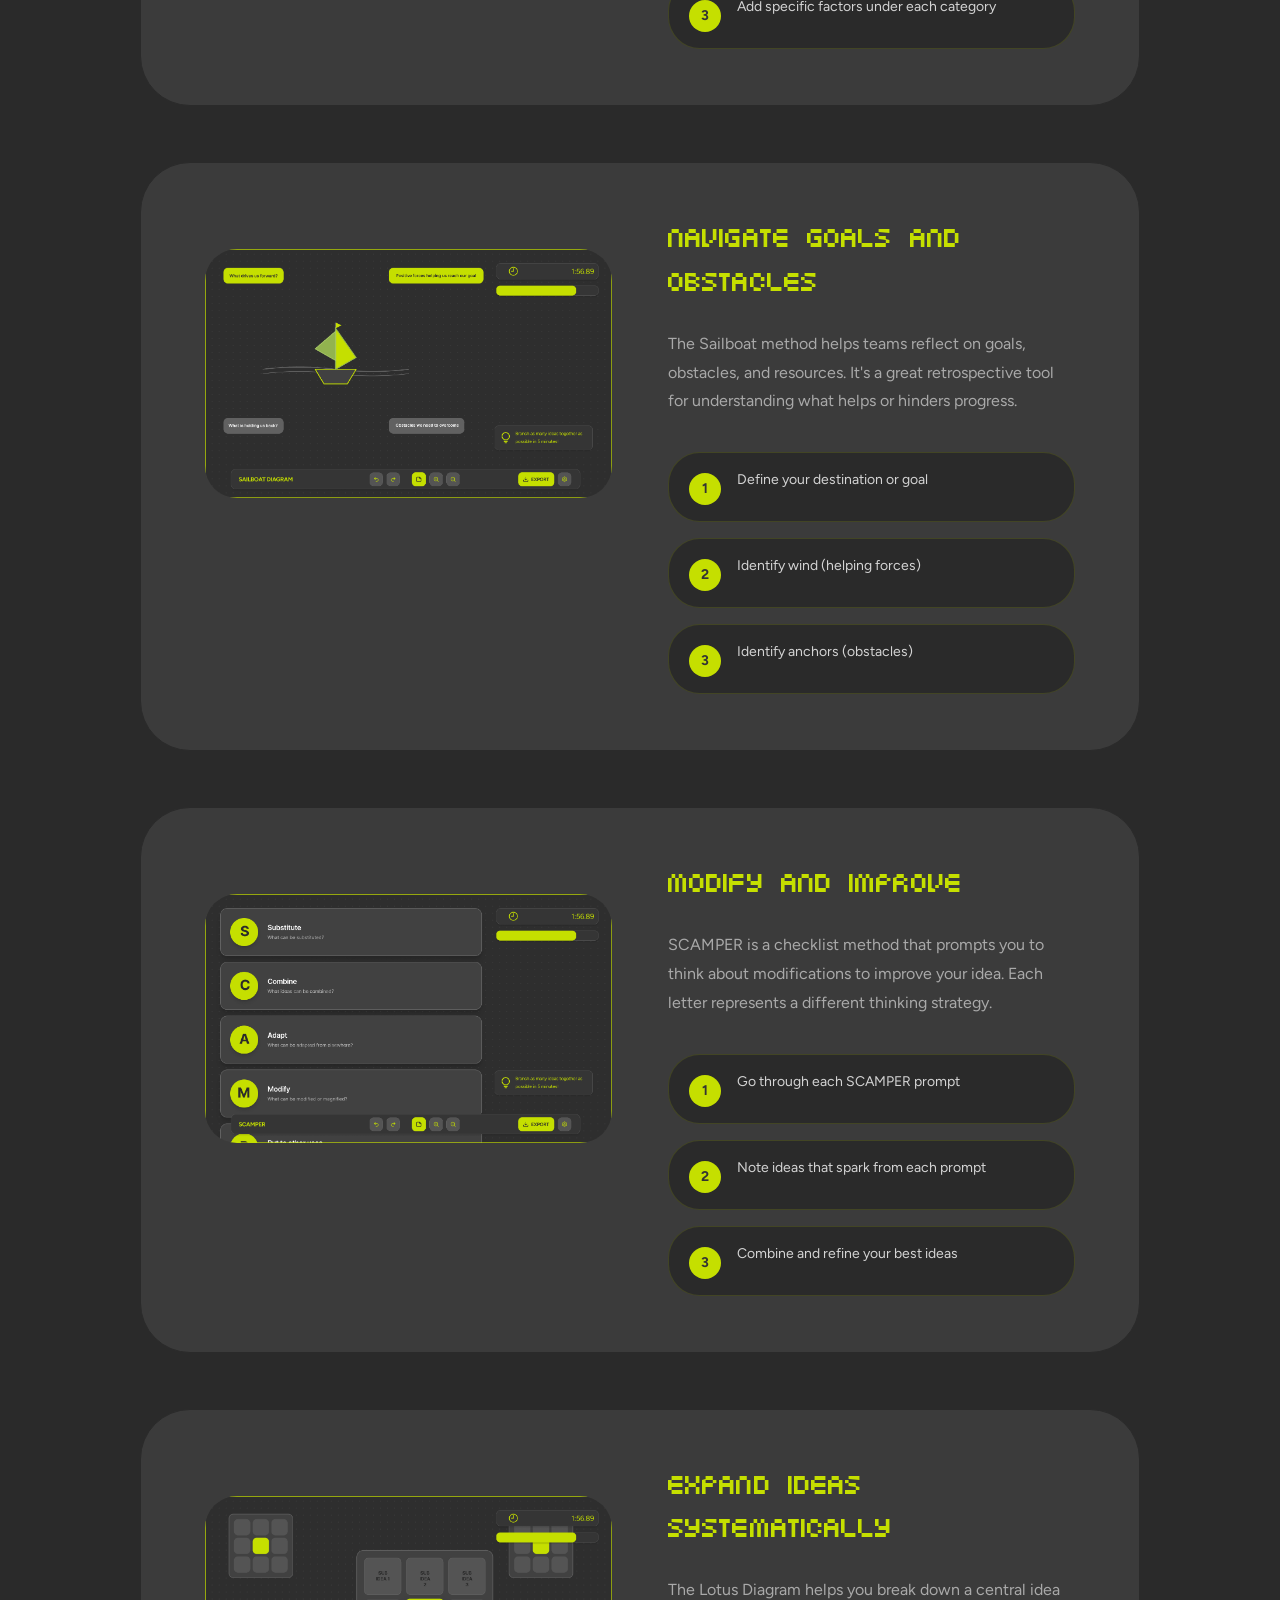
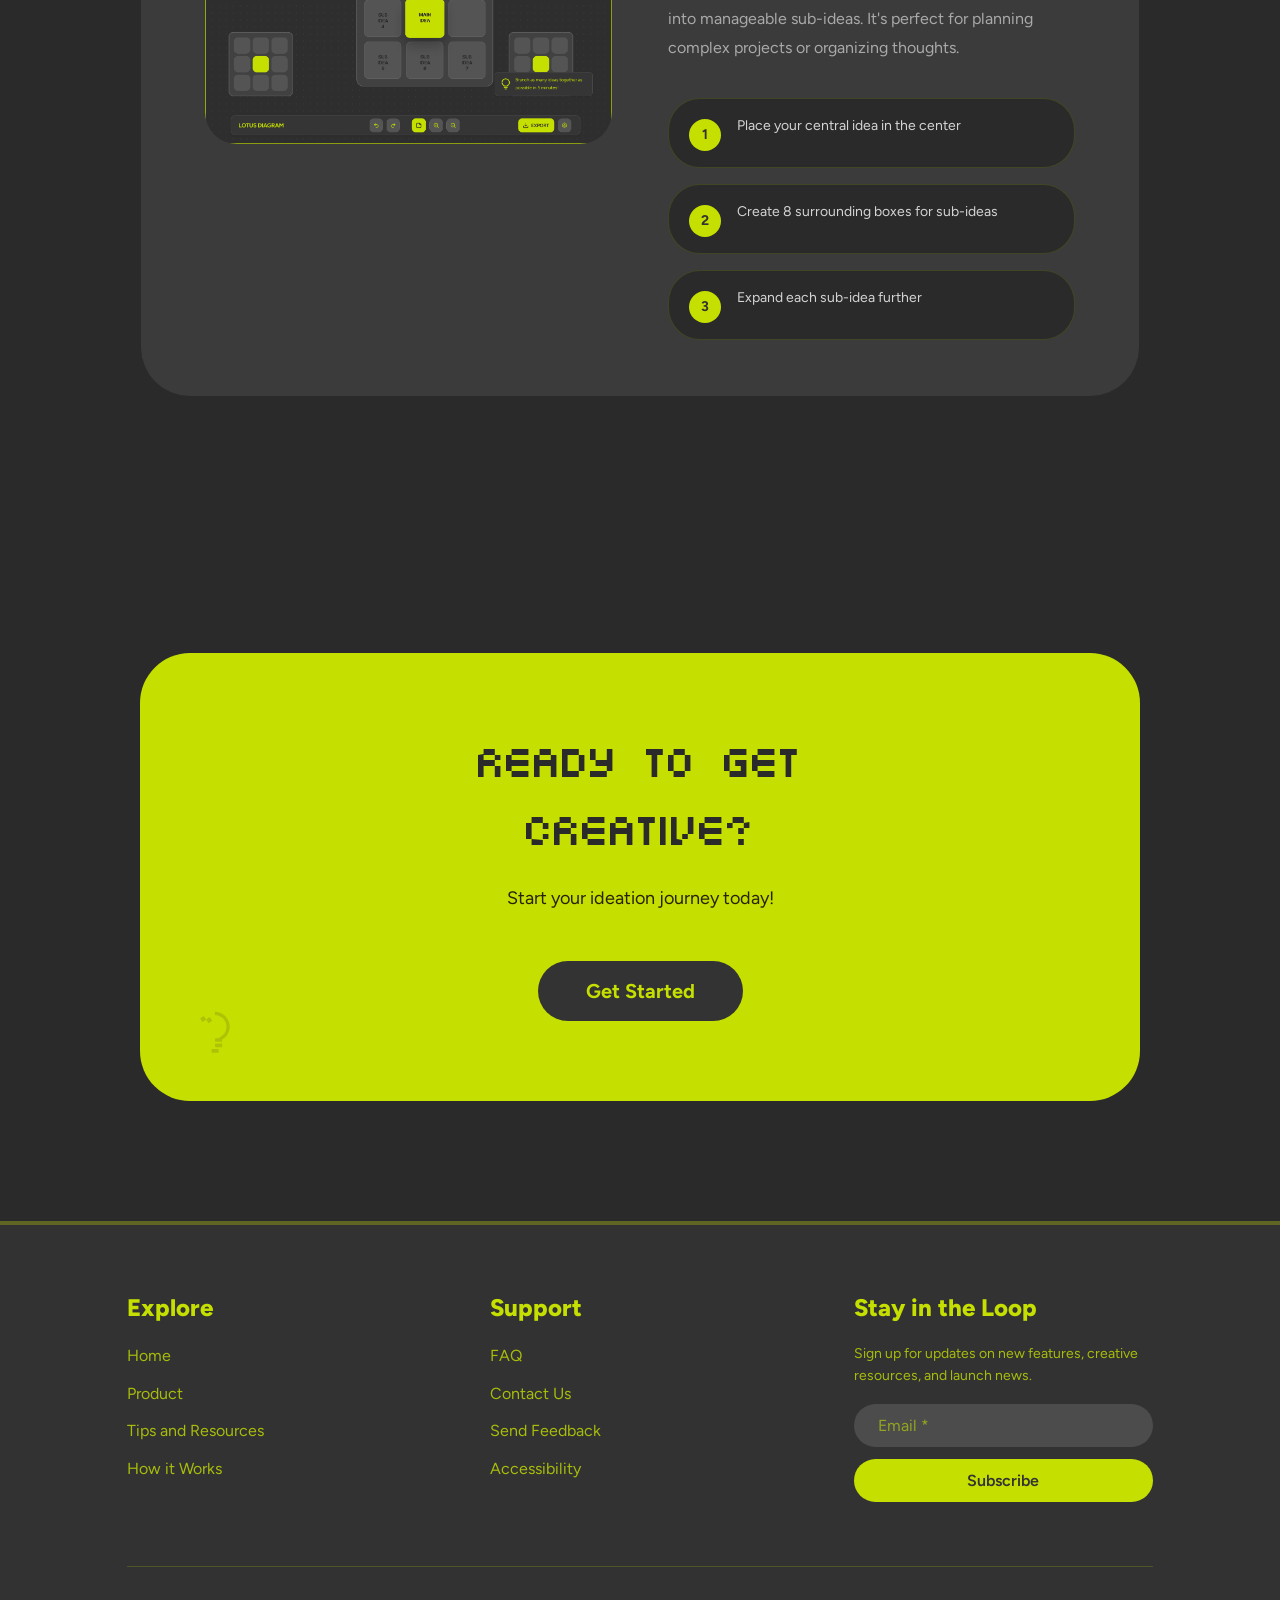
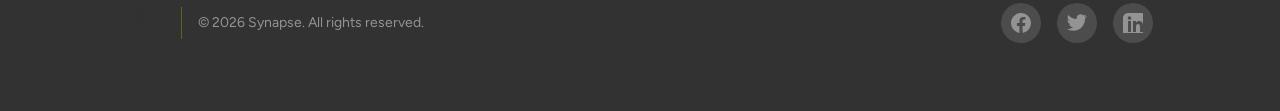
<file: methods.html>
<!DOCTYPE html>
<html lang="en">
<head>
    <meta charset="UTF-8">
    <meta name="viewport" content="width=device-width, initial-scale=1.0">
    <title>Methods - Synapse</title>
    <link rel="stylesheet" type="text/css" href="style.css">
    <link rel="preconnect" href="https://fonts.googleapis.com">
    <link rel="preconnect" href="https://fonts.gstatic.com" crossorigin>
    <link href="https://fonts.googleapis.com/css2?family=Figtree:wght@300;400;500;600;700;800;900&display=swap" rel="stylesheet">

</head>
<body>
    <!-- Main Container -->
    <div class="web-home methods-page">

        <!-- Header -->
        <header class="header">
            <div class="header-container">
                <!-- Logo with Title -->
                <a href="index.html" class="logo-link">
                    <div class="logo">
                        <img src="allimages/logo.png" alt="Synapse Logo" class="logo-img">
                        <span class="logo-title">SYNAPSE</span>
                    </div>
                </a>

                <!-- Navigation -->
                <nav class="nav">
                    <a href="product.html" class="nav-link">Product</a>
                    <a href="about.html" class="nav-link">About</a>
                    <a href="resources.html" class="nav-link">Resources</a>
                    <a href="methods.html" class="nav-link active">Methods</a>
                </nav>

                <!-- Action Buttons -->
                <div class="header-actions">
                    <button class="btn-secondary">Login</button>
                    <button class="btn-primary">Sign Up</button>
                </div>
            </div>
        </header>

        <main>
            <!-- Methods Hero -->
            <section class="methods-hero">
                <div class="section-inset-container">
                    <div class="methods-hero-card">
                        <h1 class="methods-hero-title">Explore Ideation Methods</h1>
                        <p class="methods-hero-text">Each method is a structured approach to generating and exploring ideas. Learn how each one works, when to use it, and how to get the most out of your ideation session.</p>
                    </div>
                </div>
            </section>

            <!-- Method Cards -->
            <section class="methods-section">
                <div class="section-inset-container">
                    <!-- Mind Map Method -->
                    <div class="method-card">
                        <div class="method-badge">
                            <span class="method-badge-text">MIND MAP</span>
                        </div>
                        <div class="method-visual-wrap">
                            <img src="allimages/mindmap_demo.png" alt="Mind Map diagram" class="method-image">
                        </div>
                        <div class="method-content">
                            <h2 class="method-title">Start with your core idea</h2>
                            <p class="method-description">Mind mapping is a visual brainstorming technique that helps you explore ideas and their relationships. Start with a central concept and branch out to related ideas.</p>
                            <div class="method-steps">
                                <div class="step">
                                    <span class="step-number">1</span>
                                    <p>Write your central idea in the middle</p>
                                </div>
                                <div class="step">
                                    <span class="step-number">2</span>
                                    <p>Branch out with related sub-ideas</p>
                                </div>
                                <div class="step">
                                    <span class="step-number">3</span>
                                    <p>Connect related ideas with lines</p>
                                </div>
                            </div>
                        </div>
                    </div>

                    <!-- Fishbone Method -->
                    <div class="method-card">
                        <div class="method-badge">
                            <span class="method-badge-text">FISHBONE</span>
                        </div>
                        <div class="method-visual-wrap">
                            <img src="allimages/fishbone_demo.png" alt="Fishbone diagram" class="method-image">
                        </div>
                        <div class="method-content">
                            <h2 class="method-title">Identify cause and effect</h2>
                            <p class="method-description">The Fishbone diagram helps you explore causes and effects. Perfect for analyzing problems or understanding complex relationships between ideas.</p>
                            <div class="method-steps">
                                <div class="step">
                                    <span class="step-number">1</span>
                                    <p>Define your main issue or goal</p>
                                </div>
                                <div class="step">
                                    <span class="step-number">2</span>
                                    <p>Identify major categories of causes</p>
                                </div>
                                <div class="step">
                                    <span class="step-number">3</span>
                                    <p>Add specific factors under each category</p>
                                </div>
                            </div>
                        </div>
                    </div>

                    <!-- Sailboat Method -->
                    <div class="method-card">
                        <div class="method-badge">
                            <span class="method-badge-text">SAILBOAT</span>
                        </div>
                        <div class="method-visual-wrap">
                            <img src="allimages/sailboat_demo.png" alt="Sailboat diagram" class="method-image">
                        </div>
                        <div class="method-content">
                            <h2 class="method-title">Navigate goals and obstacles</h2>
                            <p class="method-description">The Sailboat method helps teams reflect on goals, obstacles, and resources. It's a great retrospective tool for understanding what helps or hinders progress.</p>
                            <div class="method-steps">
                                <div class="step">
                                    <span class="step-number">1</span>
                                    <p>Define your destination or goal</p>
                                </div>
                                <div class="step">
                                    <span class="step-number">2</span>
                                    <p>Identify wind (helping forces)</p>
                                </div>
                                <div class="step">
                                    <span class="step-number">3</span>
                                    <p>Identify anchors (obstacles)</p>
                                </div>
                            </div>
                        </div>
                    </div>

                    <!-- Scamper Method -->
                    <div class="method-card">
                        <div class="method-badge">
                            <span class="method-badge-text">SCAMPER</span>
                        </div>
                        <div class="method-visual-wrap">
                            <img src="allimages/scamper_demo.png" alt="Scamper method" class="method-image">
                        </div>
                        <div class="method-content">
                            <h2 class="method-title">Modify and improve</h2>
                            <p class="method-description">SCAMPER is a checklist method that prompts you to think about modifications to improve your idea. Each letter represents a different thinking strategy.</p>
                            <div class="method-steps">
                                <div class="step">
                                    <span class="step-number">1</span>
                                    <p>Go through each SCAMPER prompt</p>
                                </div>
                                <div class="step">
                                    <span class="step-number">2</span>
                                    <p>Note ideas that spark from each prompt</p>
                                </div>
                                <div class="step">
                                    <span class="step-number">3</span>
                                    <p>Combine and refine your best ideas</p>
                                </div>
                            </div>
                        </div>
                    </div>

                    <!-- Lotus Diagram Method -->
                    <div class="method-card">
                        <div class="method-badge">
                            <span class="method-badge-text">LOTUS DIAGRAM</span>
                        </div>
                        <div class="method-visual-wrap">
                            <img src="allimages/lotus_demo.png" alt="Lotus Diagram" class="method-image">
                        </div>
                        <div class="method-content">
                            <h2 class="method-title">Expand ideas systematically</h2>
                            <p class="method-description">The Lotus Diagram helps you break down a central idea into manageable sub-ideas. It's perfect for planning complex projects or organizing thoughts.</p>
                            <div class="method-steps">
                                <div class="step">
                                    <span class="step-number">1</span>
                                    <p>Place your central idea in the center</p>
                                </div>
                                <div class="step">
                                    <span class="step-number">2</span>
                                    <p>Create 8 surrounding boxes for sub-ideas</p>
                                </div>
                                <div class="step">
                                    <span class="step-number">3</span>
                                    <p>Expand each sub-idea further</p>
                                </div>
                            </div>
                        </div>
                    </div>
                </div>
            </section>

            <!-- CTA Section -->
            <section class="cta-section">
                <div class="section-inset-container">
                    <div class="cta-card">
                        <div class="cta-content">
                            <h2 class="cta-title">READY TO GET<br>CREATIVE?</h2>
                            <p class="cta-text">Start your ideation journey today!</p>
                            <button class="btn-cta">Get Started</button>
                        </div>

                        <div class="cta-icon">
                            <svg width="187" height="43" viewBox="0 0 187 43" fill="none" xmlns="http://www.w3.org/2000/svg">
                                <g opacity="0.5">
                                    <path d="M6.13072 9.57338L9.66329 7.03032L12.1217 10.6588L8.58897 13.2019L6.13072 9.57338Z" fill="#2A2A2A"/>
                                    <path d="M0.140006 8.48771L3.67258 5.94462L6.13096 9.57307L2.59839 12.1162L0.140006 8.48771Z" fill="#2A2A2A"/>
                                    <path d="M18.6692 42.6821L11.6396 42.7429L11.6101 39.12L18.6397 39.0592L18.6692 42.6821Z" fill="#2A2A2A"/>
                                    <path d="M22.1399 37.2172L15.1111 37.2779L15.0816 33.655L22.1103 33.5942L22.1399 37.2172Z" fill="#2A2A2A"/>
                                    <path d="M14.8827 1.70158C18.318 1.77527 21.6434 3.03619 24.2927 5.26964C26.942 7.50315 28.7514 10.5709 29.4121 13.9503C30.0726 17.3297 29.5435 20.8118 27.9155 23.8028L27.7602 24.0813C26.4148 26.4286 24.4451 28.3392 22.0774 29.615L22.0951 31.7825L15.0662 31.8434L15.0365 28.2205L19.5963 28.181L19.2731 27.3896C21.7692 26.4116 23.8324 24.5928 25.1113 22.2433C26.3502 19.9672 26.7788 17.3292 26.3326 14.7532L26.287 14.5037C25.7843 11.9321 24.4345 9.5901 22.4586 7.85119L22.2656 7.68479C20.1896 5.93468 17.5849 4.94452 14.8935 4.88217L14.8676 1.70138L14.8827 1.70158Z" fill="#2A2A2A"/>
                                </g>
                            </svg>
                        </div>
                    </div>
                </div>
            </section>
        </main>

        <!-- Footer -->
        <footer class="footer">
            <div class="footer-container">
                <div class="footer-content">
                    <!-- Explore Column -->
                    <div class="footer-column">
                        <h3 class="footer-heading">Explore</h3>
                        <ul class="footer-links">
                            <li><a href="index.html">Home</a></li>
                            <li><a href="product.html">Product</a></li>
                            <li><a href="resources.html">Tips and Resources</a></li>
                            <li><a href="about.html">How it Works</a></li>
                        </ul>
                    </div>

                    <!-- Support Column -->
                    <div class="footer-column">
                        <h3 class="footer-heading">Support</h3>
                        <ul class="footer-links">
                            <li><a href="#">FAQ</a></li>
                            <li><a href="#">Contact Us</a></li>
                            <li><a href="#">Send Feedback</a></li>
                            <li><a href="#">Accessibility</a></li>
                        </ul>
                    </div>

                    <!-- Newsletter Column -->
                    <div class="footer-column newsletter">
                        <h3 class="footer-heading">Stay in the Loop</h3>
                        <p class="newsletter-text">Sign up for updates on new features, creative resources, and launch news.</p>
                        <form class="newsletter-form">
                            <input type="email" placeholder="Email *" class="email-input">
                            <button type="submit" class="btn-subscribe">Subscribe</button>
                        </form>
                    </div>
                </div>

                <!-- Footer Bottom -->
                <div class="footer-bottom">
                    <div class="footer-brand">
                        <img src="allimages/logo_black.png" alt="Synapse Logo" class="footer-logo">
                        <span class="divider"></span>
                        <span class="copyright">© 2026 Synapse. All rights reserved.</span>
                    </div>

                    <div class="social-links">
                        <a href="#" class="social-icon">
                            <svg width="20" height="20" viewBox="0 0 20 20" fill="none">
                                <path d="M10 0C4.477 0 0 4.477 0 10c0 4.991 3.657 9.128 8.438 9.879V12.89h-2.54V10h2.54V7.797c0-2.506 1.492-3.89 3.777-3.89 1.094 0 2.238.195 2.238.195v2.46h-1.26c-1.243 0-1.63.771-1.63 1.562V10h2.773l-.443 2.89h-2.33v6.989C16.343 19.129 20 14.99 20 10c0-5.523-4.477-10-10-10z" fill="#939393"/>
                            </svg>
                        </a>
                        <a href="#" class="social-icon">
                            <svg width="20" height="20" viewBox="0 0 20 20" fill="none">
                                <path d="M19.59 3.15c-.74.33-1.53.55-2.36.65.85-.51 1.5-1.31 1.8-2.27-.79.47-1.67.81-2.6 1-1.49-1.6-4-1.68-5.59-.18-1.02.96-1.45 2.38-1.13 3.76C6.47 6 3.43 4.43 1.36 1.89.92 2.58.66 3.4.66 4.24c0 1.42.73 2.67 1.84 3.4-.68-.02-1.34-.21-1.93-.54v.05c0 1.99 1.4 3.69 3.35 4.08-.61.17-1.26.19-1.88.07.54 1.69 2.11 2.85 3.89 2.88-1.48 1.16-3.33 1.79-5.23 1.79-.34 0-.68-.02-1.01-.06 1.89 1.21 4.13 1.86 6.45 1.86 7.74 0 11.97-6.41 11.97-11.97 0-.18 0-.36-.01-.54.82-.59 1.53-1.33 2.09-2.18z" fill="#939393"/>
                            </svg>
                        </a>
                        <a href="#" class="social-icon">
                            <svg width="20" height="20" viewBox="0 0 20 20" fill="none">
                                <path d="M19 0h-14c-2.761 0-5 2.239-5 5v14c0 2.761 2.239 5 5 5h14c2.762 0 5-2.239 5-5v-14c0-2.761-2.238-5-5-5zm-11 19h-3v-11h3v11zm-1.5-12.268c-.966 0-1.75-.79-1.75-1.764s.784-1.764 1.75-1.764 1.75.79 1.75 1.764-.783 1.764-1.75 1.764zm13.5 12.268h-3v-5.604c0-3.368-4-3.113-4 0v5.604h-3v-11h3v1.765c1.396-2.586 7-2.777 7 2.476v6.759z" fill="#939393"/>
                            </svg>
                        </a>
                    </div>
                </div>
            </div>
        </footer>
    </div>
</body>
</html>
</file>
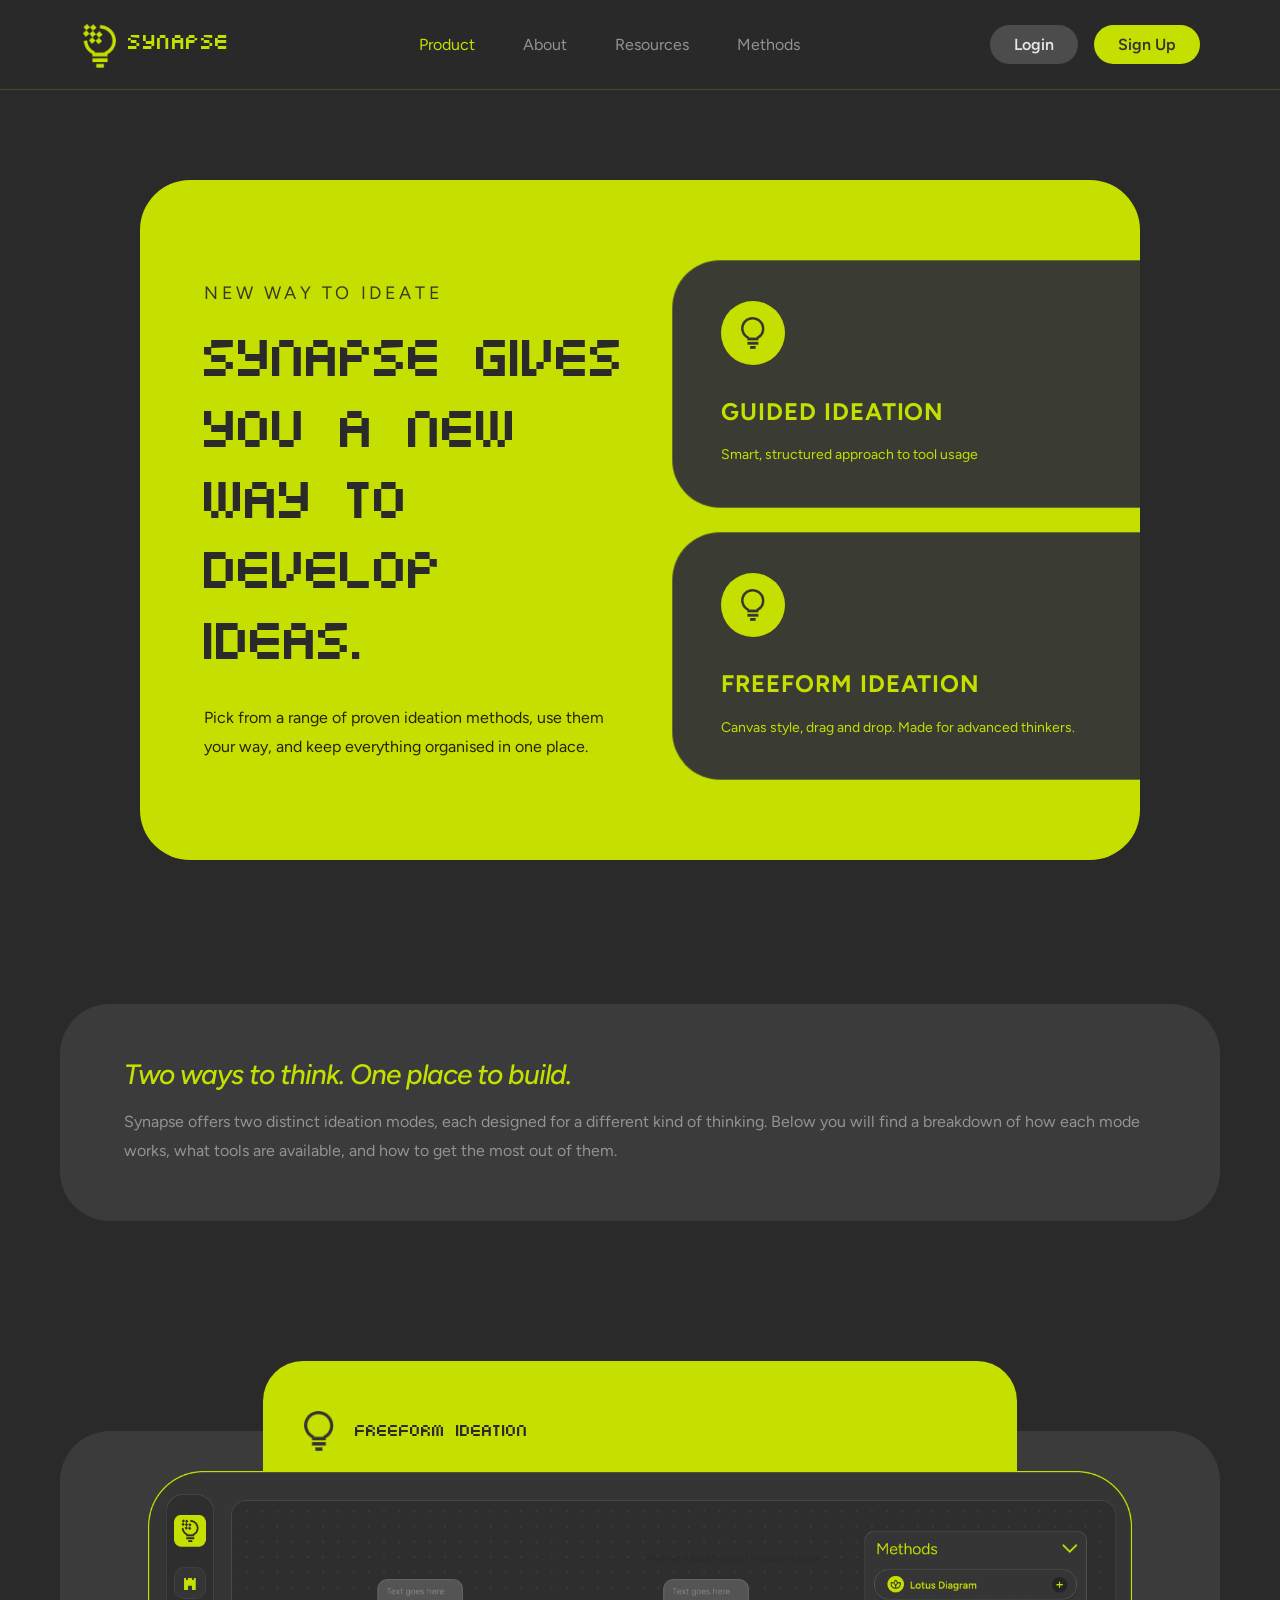
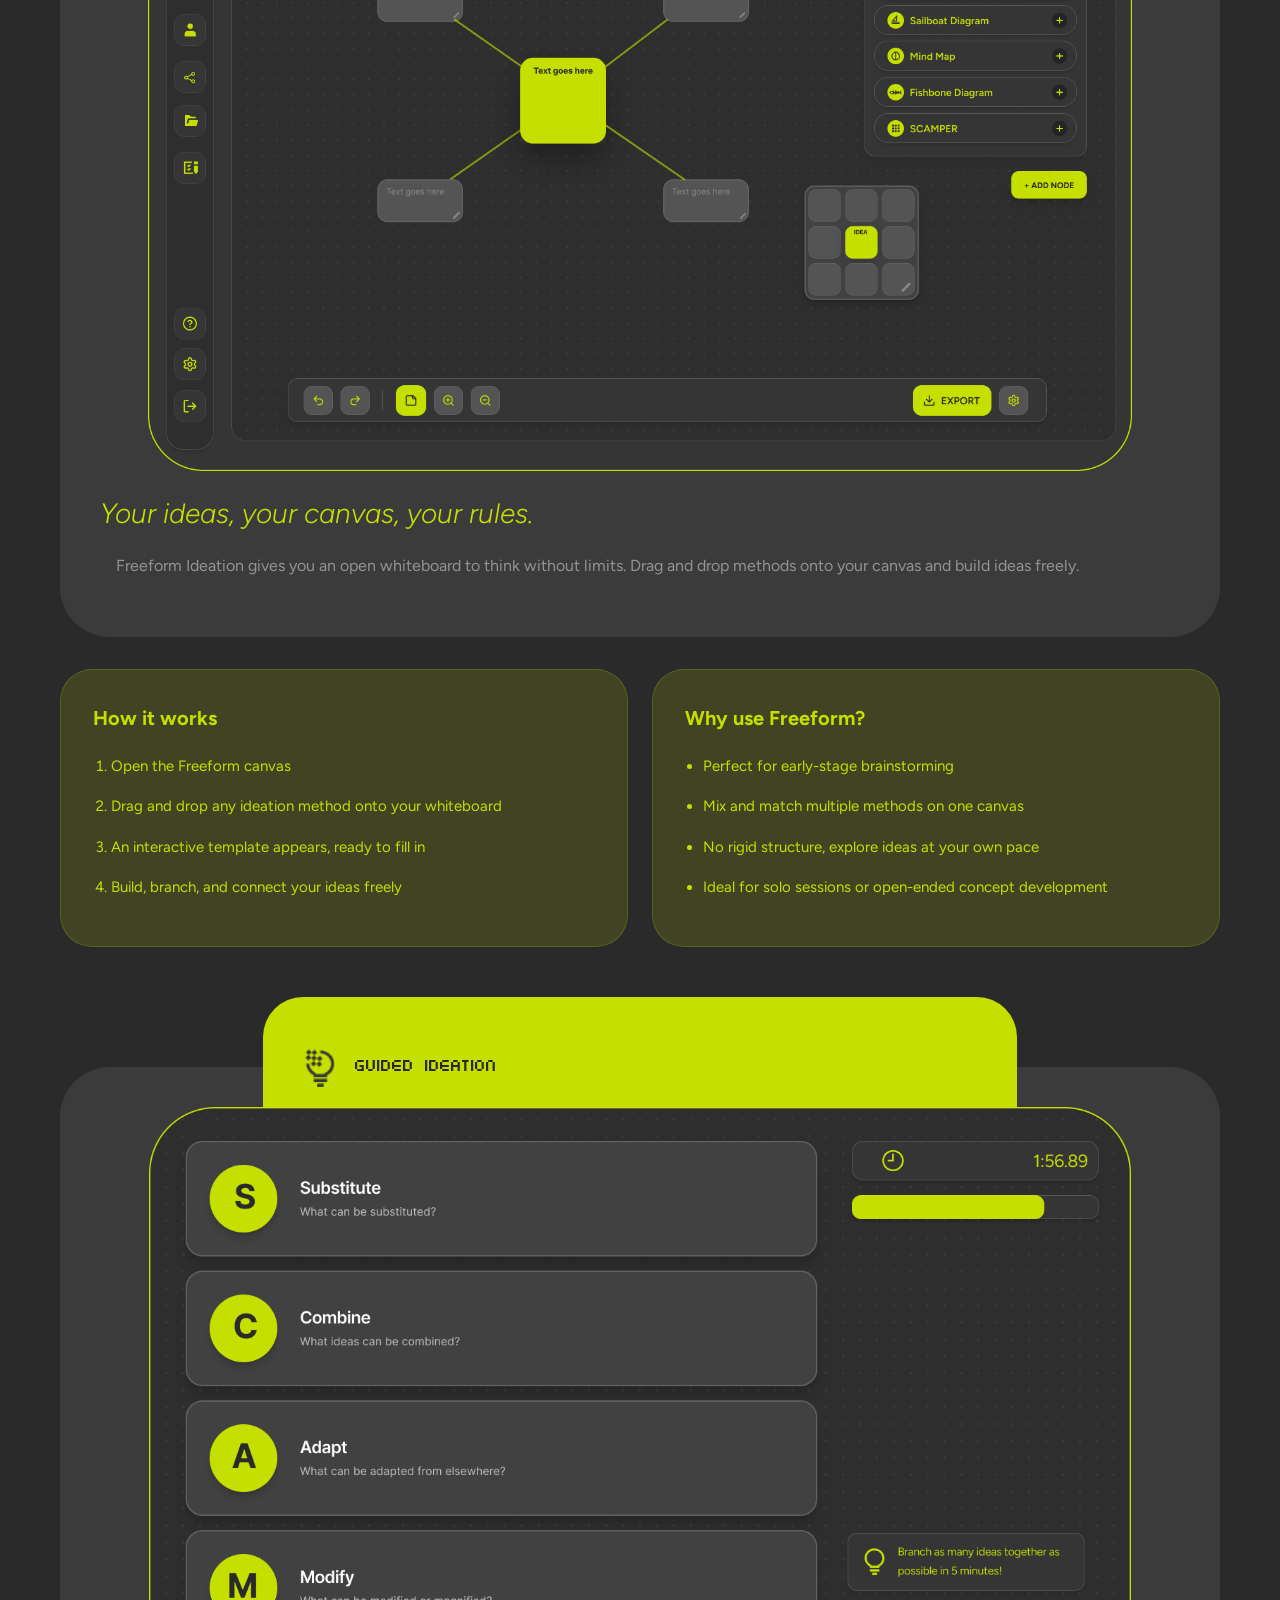
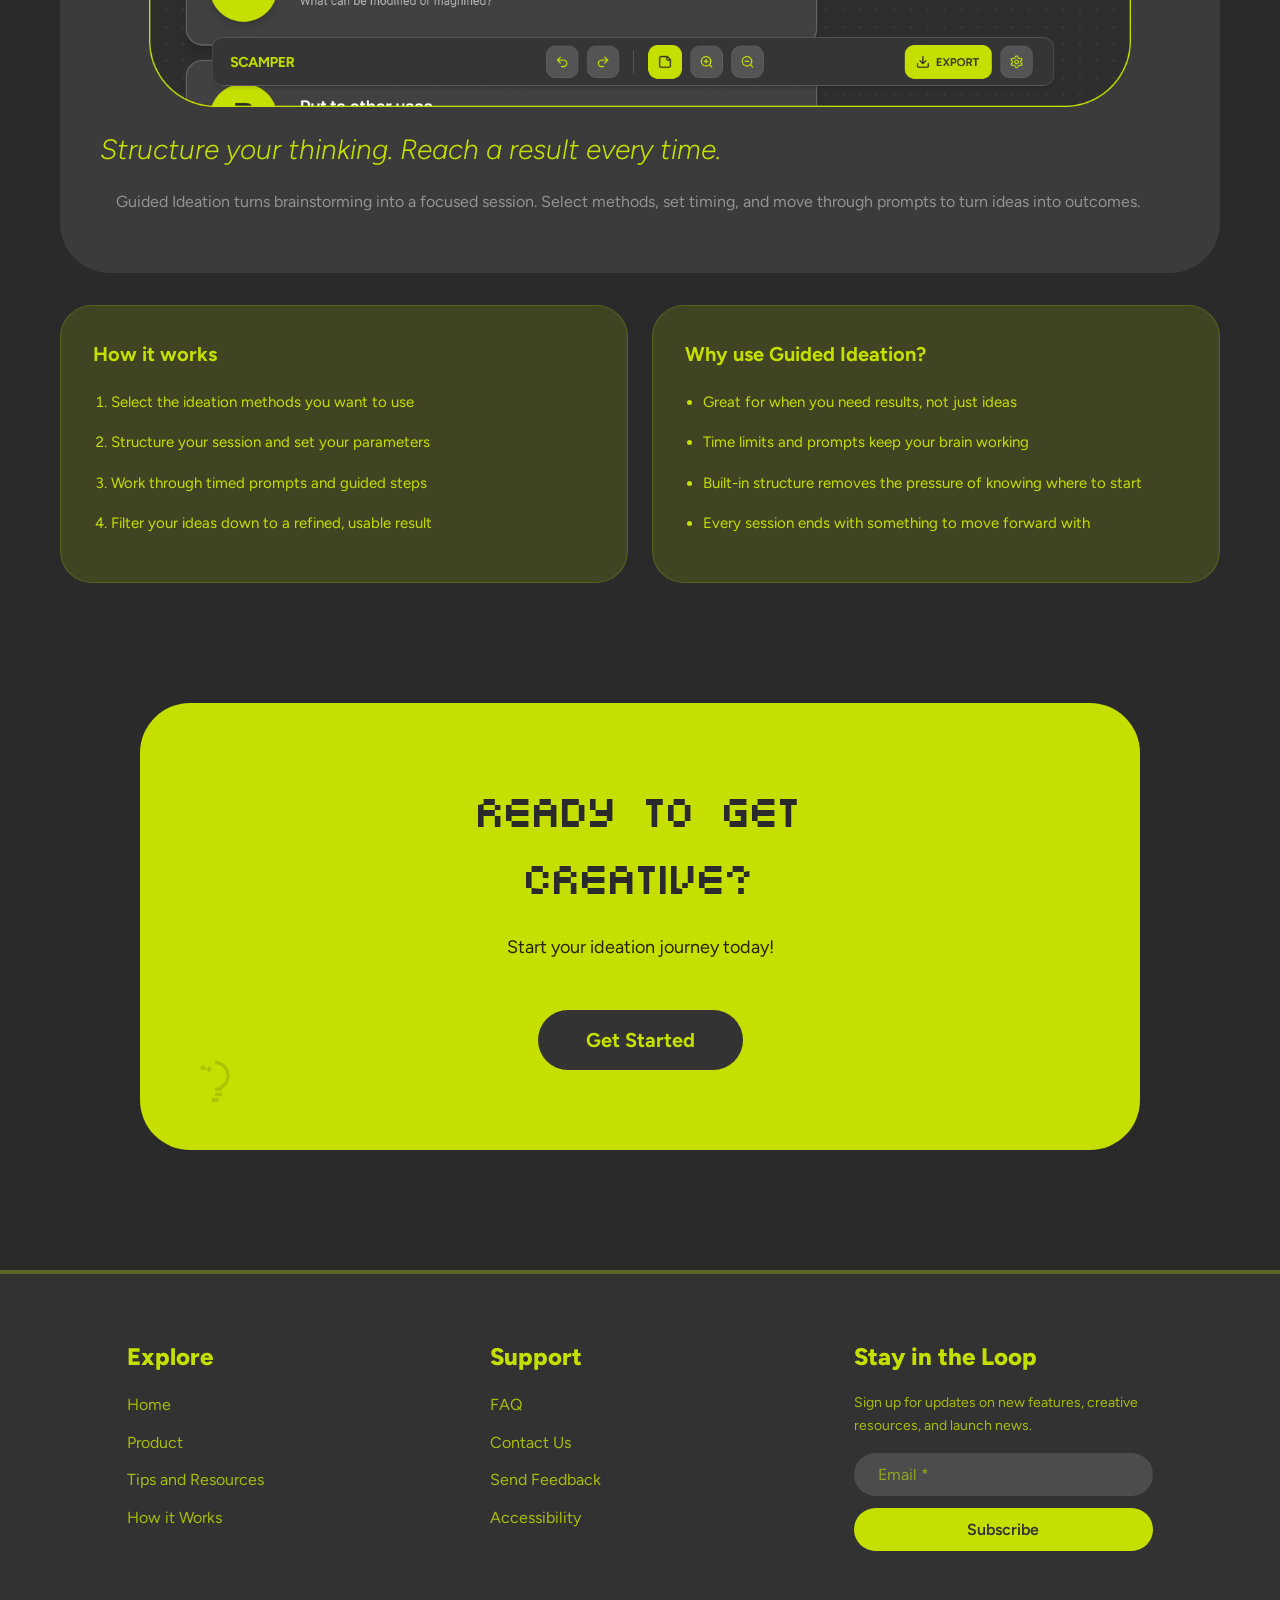
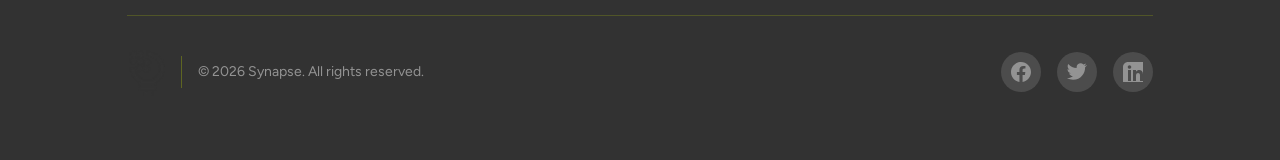
<file: product.html>
<!DOCTYPE html>
<html lang="en">
<head>
    <meta charset="UTF-8">
    <meta name="viewport" content="width=device-width, initial-scale=1.0">
    <title>Synapse - Ideation Reimagined</title>
    <link rel="stylesheet" type="text/css" href="style.css">
    <link rel="preconnect" href="https://fonts.googleapis.com">
    <link rel="preconnect" href="https://fonts.gstatic.com" crossorigin>
    <link href="https://fonts.googleapis.com/css2?family=Figtree:wght@300;400;500;600;700;800;900&display=swap" rel="stylesheet">

</head>
<body>
    <!-- Main Container -->
    <div class="web-home product-page">

        <!-- Header -->
        <header class="header">
            <div class="header-container">
                <!-- Logo with Title -->
                <a href="index.html" class="logo-link">
                    <div class="logo">
                        <img src="allimages/logo.png" alt="Synapse Logo" class="logo-img">
                        <span class="logo-title">SYNAPSE</span>
                    </div>
                </a>

                <!-- Navigation -->
                <nav class="nav">
                    <a href="product.html" class="nav-link active">Product</a>
                    <a href="about.html" class="nav-link">About</a>
                    <a href="resources.html" class="nav-link">Resources</a>
                    <a href="methods.html" class="nav-link">Methods</a>
                </nav>

                <!-- Action Buttons -->
                <div class="header-actions">
                    <button class="btn-secondary">Login</button>
                    <button class="btn-primary">Sign Up</button>
                </div>
            </div>
        </header>

        <main>
            <!-- Product Hero -->
            <section class="product-hero">
                <div class="section-inset-container">
                    <div class="product-hero-card">
                        <div class="product-hero-copy">
                            <p class="eyebrow-text">new way to ideate</p>
                            <h1 class="product-hero-title">Synapse gives you a new way to develop ideas.</h1>
                            <p class="product-hero-text">Pick from a range of proven ideation methods, use them your way, and keep everything organised in one place.</p>
                        </div>

                        <div class="product-pill-group">
                            <article class="product-pill-card">
                                <div class="product-pill-bulb">
                                    <img src="allimages/freeform_bulb_icon.png" alt="Bulb icon">
                                </div>
                                <div>
                                    <p class="product-pill-title">Guided Ideation</p>
                                    <p class="product-pill-text">Smart, structured approach to tool usage</p>
                                </div>
                            </article>

                            <article class="product-pill-card">
                                <div class="product-pill-bulb">
                                    <img src="allimages/freeform_bulb_icon.png" alt="Bulb icon">
                                </div>
                                <div>
                                    <p class="product-pill-title">Freeform Ideation</p>
                                    <p class="product-pill-text">Canvas style, drag and drop. Made for advanced thinkers.</p>
                                </div>
                            </article>
                        </div>
                    </div>
                </div>
            </section>

            <!-- Summary -->
            <section class="product-summary">
                <div class="section-inset-container">
                    <div class="product-summary-card">
                        <h2 class="product-summary-heading">Two ways to think. One place to build.</h2>
                        <p class="product-summary-copy">Synapse offers two distinct ideation modes, each designed for a different kind of thinking. Below you will find a breakdown of how each mode works, what tools are available, and how to get the most out of them.</p>
                    </div>
                </div>
            </section>

            <!-- Freeform Ideation -->
            <section class="product-feature product-feature--freeform">
                <div class="section-inset-container">
                    <div class="product-feature-card">
                        <div class="product-feature-badge product-feature-badge--freeform">
                            <img src="allimages/freeform_bulb_icon.png" alt="Freeform icon" class="badge-icon">
                            <span class="badge-title">Freeform Ideation</span>
                        </div> 
                        <div class="product-feature-visual-wrap">
                            <img src="allimages/freeform_demo.png" alt="Freeform ideation interface" class="feature-image">
                        </div>
                       
                        <div class="product-feature-content">
                            <h2 class="panel-title">Your ideas, your canvas, your rules.</h2>
                            <p class="panel-description">Freeform Ideation gives you an open whiteboard to think without limits. Drag and drop methods onto your canvas and build ideas freely.</p>
                        </div>
                    </div>

                    <div class="product-info-row">
                        <article class="product-info-card product-info-card--bright">
                            <h3 class="info-card-title">How it works</h3>
                            <ol class="info-card-list">
                                <li>Open the Freeform canvas</li>
                                <li>Drag and drop any ideation method onto your whiteboard</li>
                                <li>An interactive template appears, ready to fill in</li>
                                <li>Build, branch, and connect your ideas freely</li>
                            </ol>
                        </article>

                        <article class="product-info-card product-info-card--bright">
                            <h3 class="info-card-title">Why use Freeform?</h3>
                            <ul class="info-card-list">
                                <li>Perfect for early-stage brainstorming</li>
                                <li>Mix and match multiple methods on one canvas</li>
                                <li>No rigid structure, explore ideas at your own pace</li>
                                <li>Ideal for solo sessions or open-ended concept development</li>
                            </ul>
                        </article>
                    </div>
                </div>
            </section>

            <!-- Guided Ideation -->
            <section class="product-feature product-feature--guided">
                <div class="section-inset-container">
                    <div class="product-feature-card">
             <div class="product-feature-badge product-feature-badge--guided">
            <img src="allimages/logo_black.png" alt="Guided icon" class="badge-icon">
         <span class="badge-title">Guided Ideation</span>
             </div>
    <div class="product-feature-visual-wrap">
        <img src="allimages/scamper_demo.png" alt="Guided ideation interface" class="feature-image">
    </div>
                        <div class="product-feature-content">
                            <h2 class="panel-title">Structure your thinking. Reach a result every time.</h2>
                            <p class="panel-description">Guided Ideation turns brainstorming into a focused session. Select methods, set timing, and move through prompts to turn ideas into outcomes.</p>
                        </div>
                    </div>

                    <div class="product-info-row">
                        <article class="product-info-card product-info-card--bright">
                            <h3 class="info-card-title">How it works</h3>
                            <ol class="info-card-list">
                                <li>Select the ideation methods you want to use</li>
                                <li>Structure your session and set your parameters</li>
                                <li>Work through timed prompts and guided steps</li>
                                <li>Filter your ideas down to a refined, usable result</li>
                            </ol>
                        </article>

                        <article class="product-info-card product-info-card--bright">
                            <h3 class="info-card-title">Why use Guided Ideation?</h3>
                            <ul class="info-card-list">
                                <li>Great for when you need results, not just ideas</li>
                                <li>Time limits and prompts keep your brain working</li>
                                <li>Built-in structure removes the pressure of knowing where to start</li>
                                <li>Every session ends with something to move forward with</li>
                            </ul>
                        </article>
                    </div>
                </div>
            </section>

            <!-- CTA Section -->
            <section class="cta-section">
                <div class="section-inset-container">
                    <div class="cta-card">
                        <div class="cta-content">
                            <h2 class="cta-title">READY TO GET<br>CREATIVE?</h2>
                            <p class="cta-text">Start your ideation journey today!</p>
                            <button class="btn-cta">Get Started</button>
                        </div>

                        <div class="cta-icon">
                            <svg width="187" height="43" viewBox="0 0 187 43" fill="none" xmlns="http://www.w3.org/2000/svg">
                                <g opacity="0.5">
                                    <path d="M6.13072 9.57338L9.66329 7.03032L12.1217 10.6588L8.58897 13.2019L6.13072 9.57338Z" fill="#2A2A2A"/>
                                    <path d="M0.140006 8.48771L3.67258 5.94462L6.13096 9.57307L2.59839 12.1162L0.140006 8.48771Z" fill="#2A2A2A"/>
                                    <path d="M18.6692 42.6821L11.6396 42.7429L11.6101 39.12L18.6397 39.0592L18.6692 42.6821Z" fill="#2A2A2A"/>
                                    <path d="M22.1399 37.2172L15.1111 37.2779L15.0816 33.655L22.1103 33.5942L22.1399 37.2172Z" fill="#2A2A2A"/>
                                    <path d="M14.8827 1.70158C18.318 1.77527 21.6434 3.03619 24.2927 5.26964C26.942 7.50315 28.7514 10.5709 29.4121 13.9503C30.0726 17.3297 29.5435 20.8118 27.9155 23.8028L27.7602 24.0813C26.4148 26.4286 24.4451 28.3392 22.0774 29.615L22.0951 31.7825L15.0662 31.8434L15.0365 28.2205L19.5963 28.181L19.2731 27.3896C21.7692 26.4116 23.8324 24.5928 25.1113 22.2433C26.3502 19.9672 26.7788 17.3292 26.3326 14.7532L26.287 14.5037C25.7843 11.9321 24.4345 9.5901 22.4586 7.85119L22.2656 7.68479C20.1896 5.93468 17.5849 4.94452 14.8935 4.88217L14.8676 1.70138L14.8827 1.70158Z" fill="#2A2A2A"/>
                                </g>
                            </svg>
                        </div>
                    </div>
                </div>
            </section>
        </main>

        <!-- Footer -->
        <footer class="footer">
            <div class="footer-container">
                <div class="footer-content">
                    <!-- Explore Column -->
                    <div class="footer-column">
                        <h3 class="footer-heading">Explore</h3>
                        <ul class="footer-links">
                            <li><a href="index.html">Home</a></li>
                            <li><a href="product.html">Product</a></li>
                            <li><a href="resources.html">Tips and Resources</a></li>
                            <li><a href="about.html">How it Works</a></li>
                        </ul>
                    </div>

                    <!-- Support Column -->
                    <div class="footer-column">
                        <h3 class="footer-heading">Support</h3>
                        <ul class="footer-links">
                            <li><a href="#">FAQ</a></li>
                            <li><a href="#">Contact Us</a></li>
                            <li><a href="#">Send Feedback</a></li>
                            <li><a href="#">Accessibility</a></li>
                        </ul>
                    </div>

                    <!-- Newsletter Column -->
                    <div class="footer-column newsletter">
                        <h3 class="footer-heading">Stay in the Loop</h3>
                        <p class="newsletter-text">Sign up for updates on new features, creative resources, and launch news.</p>
                        <form class="newsletter-form">
                            <input type="email" placeholder="Email *" class="email-input">
                            <button type="submit" class="btn-subscribe">Subscribe</button>
                        </form>
                    </div>
                </div>

                <!-- Footer Bottom -->
                <div class="footer-bottom">
                    <div class="footer-brand">
                        <img src="allimages/logo_black.png" alt="Synapse Logo" class="footer-logo">
                        <span class="divider"></span>
                        <span class="copyright">© 2026 Synapse. All rights reserved.</span>
                    </div>

                    <div class="social-links">
                        <a href="#" class="social-icon">
                            <svg width="20" height="20" viewBox="0 0 20 20" fill="none">
                                <path d="M10 0C4.477 0 0 4.477 0 10c0 4.991 3.657 9.128 8.438 9.879V12.89h-2.54V10h2.54V7.797c0-2.506 1.492-3.89 3.777-3.89 1.094 0 2.238.195 2.238.195v2.46h-1.26c-1.243 0-1.63.771-1.63 1.562V10h2.773l-.443 2.89h-2.33v6.989C16.343 19.129 20 14.99 20 10c0-5.523-4.477-10-10-10z" fill="#939393"/>
                            </svg>
                        </a>
                        <a href="#" class="social-icon">
                            <svg width="20" height="20" viewBox="0 0 20 20" fill="none">
                                <path d="M19.59 3.15c-.74.33-1.53.55-2.36.65.85-.51 1.5-1.31 1.8-2.27-.79.47-1.67.81-2.6 1-1.49-1.6-4-1.68-5.59-.18-1.02.96-1.45 2.38-1.13 3.76C6.47 6 3.43 4.43 1.36 1.89.92 2.58.66 3.4.66 4.24c0 1.42.73 2.67 1.84 3.4-.68-.02-1.34-.21-1.93-.54v.05c0 1.99 1.4 3.69 3.35 4.08-.61.17-1.26.19-1.88.07.54 1.69 2.11 2.85 3.89 2.88-1.48 1.16-3.33 1.79-5.23 1.79-.34 0-.68-.02-1.01-.06 1.89 1.21 4.13 1.86 6.45 1.86 7.74 0 11.97-6.41 11.97-11.97 0-.18 0-.36-.01-.54.82-.59 1.53-1.33 2.09-2.18z" fill="#939393"/>
                            </svg>
                        </a>
                        <a href="#" class="social-icon">
                            <svg width="20" height="20" viewBox="0 0 20 20" fill="none">
                                <path d="M19 0h-14c-2.761 0-5 2.239-5 5v14c0 2.761 2.239 5 5 5h14c2.762 0 5-2.239 5-5v-14c0-2.761-2.238-5-5-5zm-11 19h-3v-11h3v11zm-1.5-12.268c-.966 0-1.75-.79-1.75-1.764s.784-1.764 1.75-1.764 1.75.79 1.75 1.764-.783 1.764-1.75 1.764zm13.5 12.268h-3v-5.604c0-3.368-4-3.113-4 0v5.604h-3v-11h3v1.765c1.396-2.586 7-2.777 7 2.476v6.759z" fill="#939393"/>
                            </svg>
                        </a>
                    </div>
                </div>
            </div>
        </footer>
    </div>
</body>
</html>
</file>
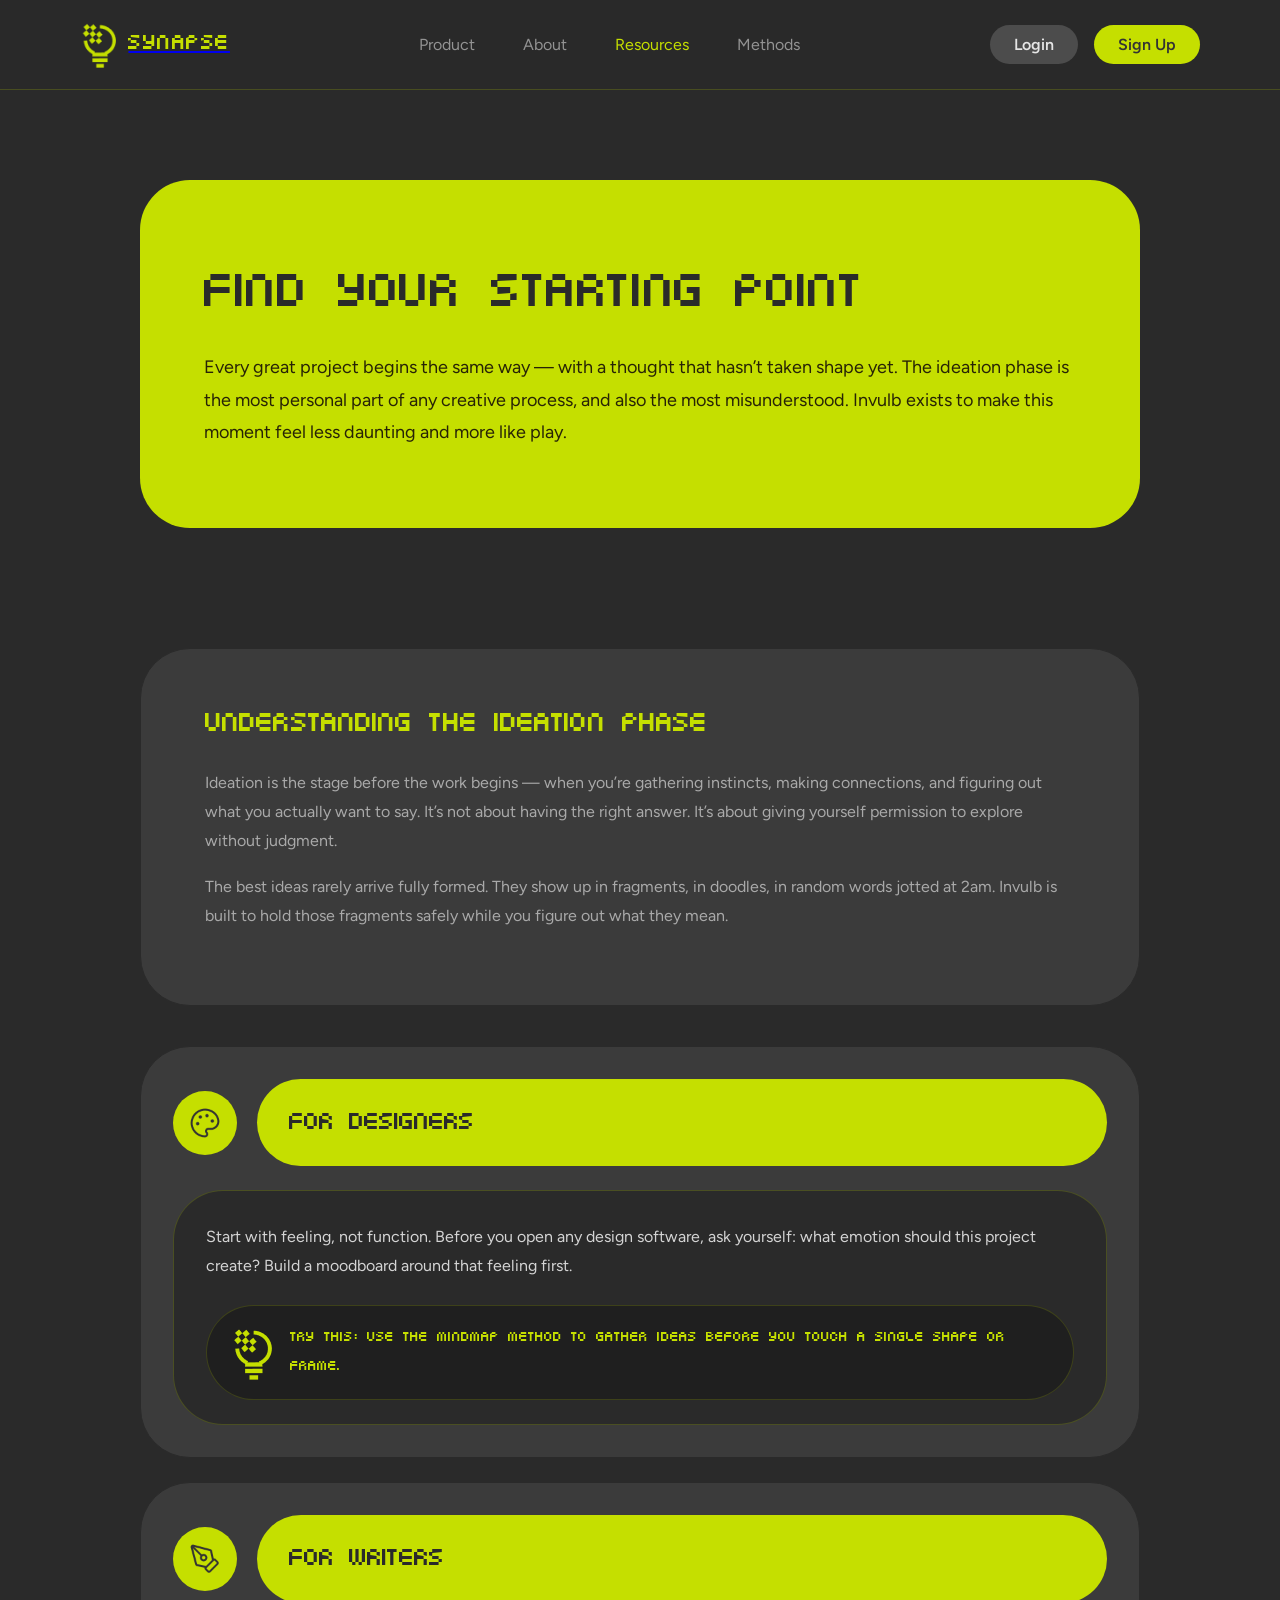
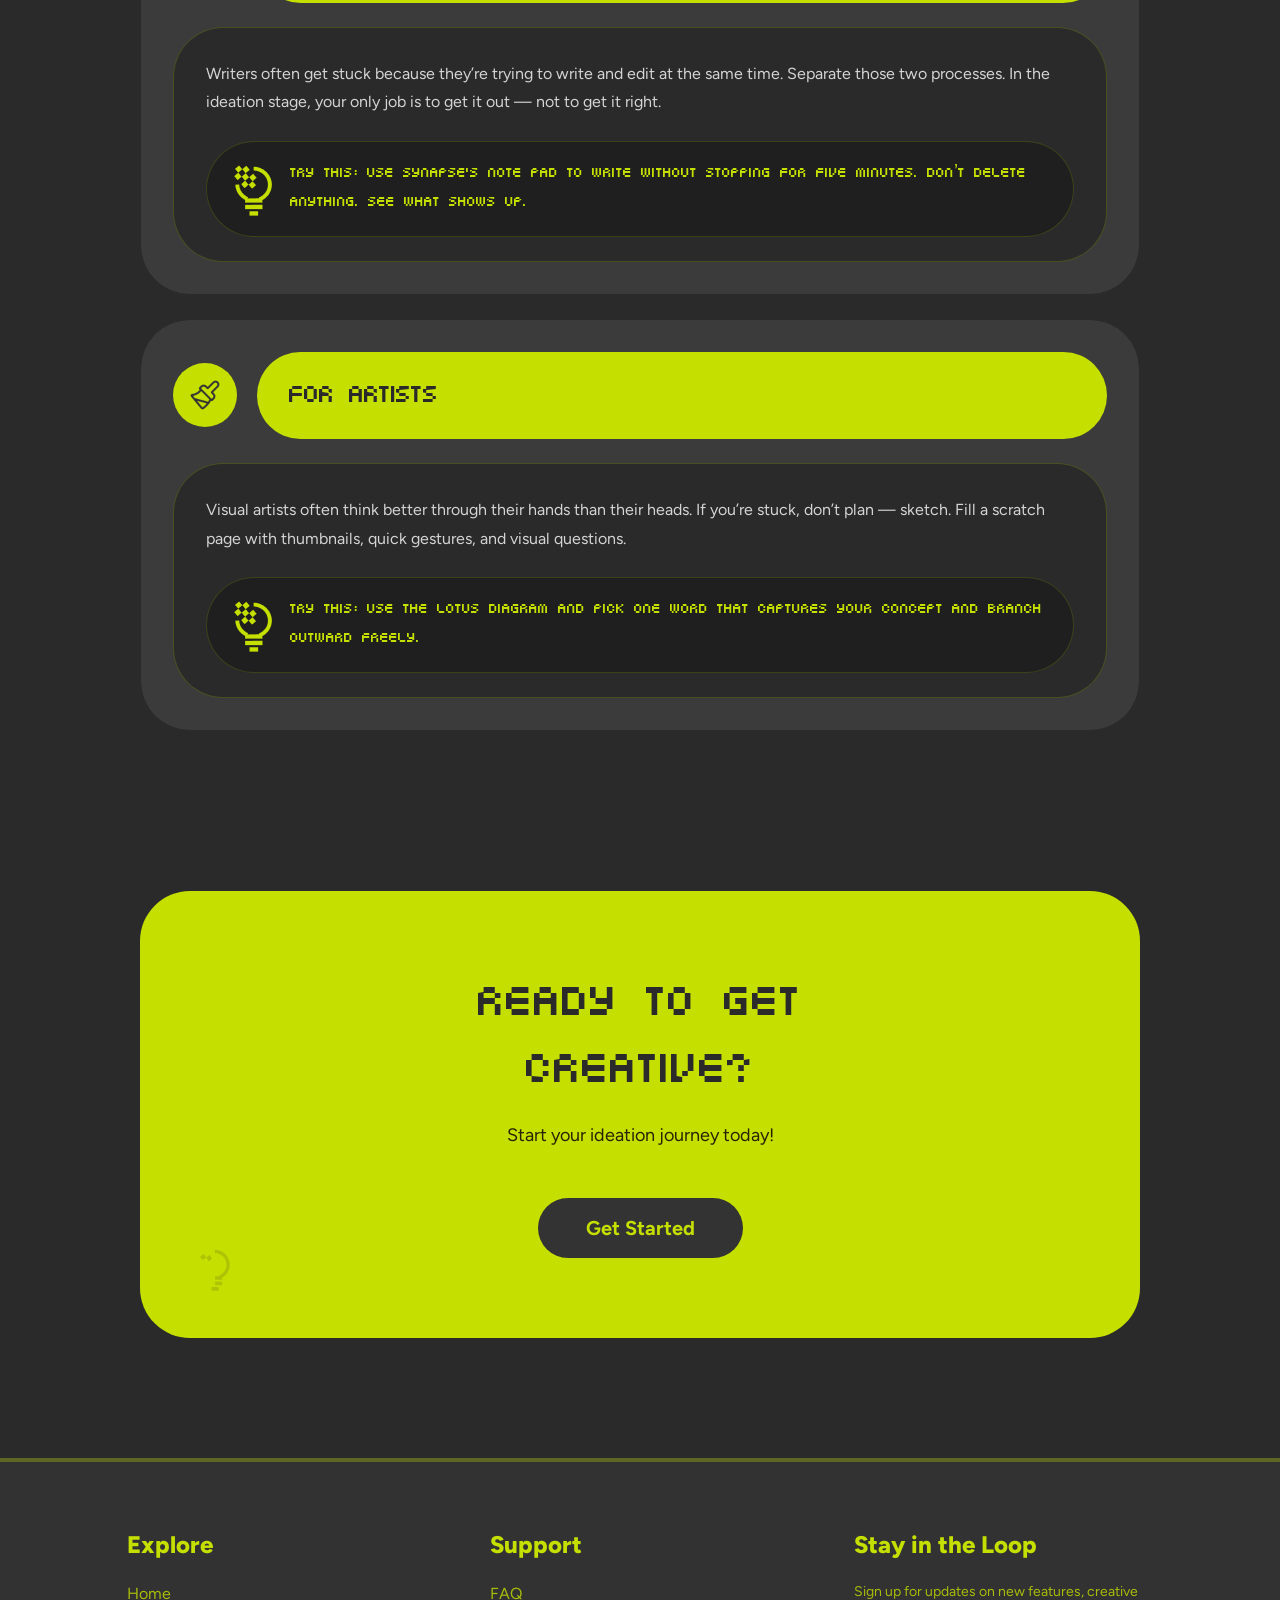
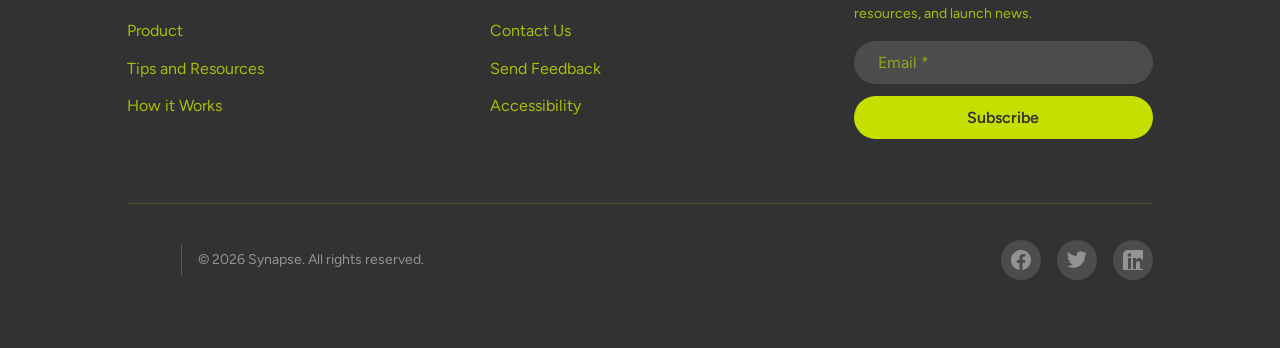
<file: resources.html>
<!DOCTYPE html>
<html lang="en">
<head>
    <meta charset="UTF-8">
    <meta name="viewport" content="width=device-width, initial-scale=1.0">
    <title>Synapse - Ideation Reimagined</title>
    <link rel="stylesheet" type="text/css" href="style.css">
    <link rel="preconnect" href="https://fonts.googleapis.com">
    <link rel="preconnect" href="https://fonts.gstatic.com" crossorigin>
    <link href="https://fonts.googleapis.com/css2?family=Figtree:wght@300;400;500;600;700;800;900&display=swap" rel="stylesheet">

</head>
<body>
    <!-- Main Container -->
    <div class="web-home resources-page">

        <!-- Header -->
        <header class="header">
            <div class="header-container">
                <!-- Logo with Title -->
                <a href="index.html" class="logo-link">
                    <div class="logo">
                        <img src="allimages/logo.png" alt="Synapse Logo" class="logo-img">
                        <span class="logo-title">SYNAPSE</span>
                    </div>
                </a>

                <!-- Navigation -->
                <nav class="nav">
                    <a href="product.html" class="nav-link">Product</a>
                    <a href="about.html" class="nav-link">About</a>
                    <a href="resources.html" class="nav-link active">Resources</a>
                    <a href="methods.html" class="nav-link">Methods</a>
                </nav>

                <!-- Action Buttons -->
                <div class="header-actions">
                    <button class="btn-secondary">Login</button>
                    <button class="btn-primary">Sign Up</button>
                </div>
            </div>
        </header>

        <main>
            <!-- Resources Hero -->
            <section class="resources-hero">
                <div class="section-inset-container">
                    <div class="resources-hero-card">
                        <h1 class="resources-hero-title">Find your starting point</h1>
                        <p class="resources-hero-text">Every great project begins the same way — with a thought that hasn’t taken shape yet. The ideation phase is the most personal part of any creative process, and also the most misunderstood. Invulb exists to make this moment feel less daunting and more like play.</p>
                    </div>
                </div>
            </section>

            <!-- Understanding Section -->
            <section class="resources-section">
                <div class="section-inset-container">
                    <div class="resources-section-card">
                        <h2 class="resources-section-heading">Understanding the ideation phase</h2>
                        <p class="resources-section-text">Ideation is the stage before the work begins — when you’re gathering instincts, making connections, and figuring out what you actually want to say. It’s not about having the right answer. It’s about giving yourself permission to explore without judgment.</p>
                        <p class="resources-section-text">The best ideas rarely arrive fully formed. They show up in fragments, in doodles, in random words jotted at 2am. Invulb is built to hold those fragments safely while you figure out what they mean.</p>
                    </div>

                    <div class="resources-card-grid">
                        <article class="resources-card">
                            <div class="resources-card-header">
                                <div class="resources-card-icon">
                                    <img src="allimages/Icon.png" alt="Designers icon">
                                </div>
                                <div class="resources-card-title-wrap">
                                    <h3 class="resources-card-title">For Designers</h3>
                                </div>
                            </div>
                            <div class="resources-card-body">
                                <p class="resources-card-text">Start with feeling, not function. Before you open any design software, ask yourself: what emotion should this project create? Build a moodboard around that feeling first.</p>
                                <div class="resources-card-tooltip">
                                    <img src="allimages/logo.png" alt="bulb icon">
                                    <p class="resources-card-callout">Try this: use the mindmap method to gather ideas before you touch a single shape or frame.</p>
                                </div>
                            </div>
                        </article>
                        <article class="resources-card">
                            <div class="resources-card-header">
                                <div class="resources-card-icon">
                                    <img src="allimages/Icon-1.png" alt="Writers icon">
                                </div>
                                <div class="resources-card-title-wrap">
                                    <h3 class="resources-card-title">For Writers</h3>
                                </div>
                            </div>
                            <div class="resources-card-body">
                                <p class="resources-card-text">Writers often get stuck because they’re trying to write and edit at the same time. Separate those two processes. In the ideation stage, your only job is to get it out — not to get it right.</p>
                                <div class="resources-card-tooltip">
                                     <img src="allimages/logo.png" alt="bulb icon">
                                    <p class="resources-card-callout">Try this: use Synapse's note pad to write without stopping for five minutes. Don’t delete anything. See what shows up.</p>
                                </div>
                            </div>
                        </article>
                        <article class="resources-card">
                            <div class="resources-card-header">
                                <div class="resources-card-icon">
                                    <img src="allimages/Icon-2.png" alt="Artists icon">
                                </div>
                                <div class="resources-card-title-wrap">
                                    <h3 class="resources-card-title">For Artists</h3>
                                </div>
                            </div>
                            <div class="resources-card-body">
                                <p class="resources-card-text">Visual artists often think better through their hands than their heads. If you’re stuck, don’t plan — sketch. Fill a scratch page with thumbnails, quick gestures, and visual questions.</p>
                                <div class="resources-card-tooltip">
                                     <img src="allimages/logo.png" alt="bulb icon">
                                    <p class="resources-card-callout">Try this: Use the lotus diagram and pick one word that captures your concept and branch outward freely.</p>
                                </div>
                            </div>
                        </article>
                    </div>
                </div>
            </section>

            <!-- CTA Section -->
            <section class="cta-section">
                <div class="section-inset-container">
                    <div class="cta-card">
                        <div class="cta-content">
                            <h2 class="cta-title">READY TO GET<br>CREATIVE?</h2>
                            <p class="cta-text">Start your ideation journey today!</p>
                            <button class="btn-cta">Get Started</button>
                        </div>

                        <div class="cta-icon">
                            <svg width="187" height="43" viewBox="0 0 187 43" fill="none" xmlns="http://www.w3.org/2000/svg">
                                <g opacity="0.5">
                                    <path d="M6.13072 9.57338L9.66329 7.03032L12.1217 10.6588L8.58897 13.2019L6.13072 9.57338Z" fill="#2A2A2A"/>
                                    <path d="M0.140006 8.48771L3.67258 5.94462L6.13096 9.57307L2.59839 12.1162L0.140006 8.48771Z" fill="#2A2A2A"/>
                                    <path d="M18.6692 42.6821L11.6396 42.7429L11.6101 39.12L18.6397 39.0592L18.6692 42.6821Z" fill="#2A2A2A"/>
                                    <path d="M22.1399 37.2172L15.1111 37.2779L15.0816 33.655L22.1103 33.5942L22.1399 37.2172Z" fill="#2A2A2A"/>
                                    <path d="M14.8827 1.70158C18.318 1.77527 21.6434 3.03619 24.2927 5.26964C26.942 7.50315 28.7514 10.5709 29.4121 13.9503C30.0726 17.3297 29.5435 20.8118 27.9155 23.8028L27.7602 24.0813C26.4148 26.4286 24.4451 28.3392 22.0774 29.615L22.0951 31.7825L15.0662 31.8434L15.0365 28.2205L19.5963 28.181L19.2731 27.3896C21.7692 26.4116 23.8324 24.5928 25.1113 22.2433C26.3502 19.9672 26.7788 17.3292 26.3326 14.7532L26.287 14.5037C25.7843 11.9321 24.4345 9.5901 22.4586 7.85119L22.2656 7.68479C20.1896 5.93468 17.5849 4.94452 14.8935 4.88217L14.8676 1.70138L14.8827 1.70158Z" fill="#2A2A2A"/>
                                </g>
                            </svg>
                        </div>
                    </div>
                </div>
            </section>
        </main>

        <!-- Footer -->
        <footer class="footer">
            <div class="footer-container">
                <div class="footer-content">
                    <!-- Explore Column -->
                    <div class="footer-column">
                        <h3 class="footer-heading">Explore</h3>
                        <ul class="footer-links">
                            <li><a href="index.html">Home</a></li>
                            <li><a href="product.html">Product</a></li>
                            <li><a href="resources.html">Tips and Resources</a></li>
                            <li><a href="about.html">How it Works</a></li>
                        </ul>
                    </div>

                    <!-- Support Column -->
                    <div class="footer-column">
                        <h3 class="footer-heading">Support</h3>
                        <ul class="footer-links">
                            <li><a href="#">FAQ</a></li>
                            <li><a href="#">Contact Us</a></li>
                            <li><a href="#">Send Feedback</a></li>
                            <li><a href="#">Accessibility</a></li>
                        </ul>
                    </div>

                    <!-- Newsletter Column -->
                    <div class="footer-column newsletter">
                        <h3 class="footer-heading">Stay in the Loop</h3>
                        <p class="newsletter-text">Sign up for updates on new features, creative resources, and launch news.</p>
                        <form class="newsletter-form">
                            <input type="email" placeholder="Email *" class="email-input">
                            <button type="submit" class="btn-subscribe">Subscribe</button>
                        </form>
                    </div>
                </div>

                <!-- Footer Bottom -->
                <div class="footer-bottom">
                    <div class="footer-brand">
                        <img src="allimages/logo_black.png" alt="Synapse Logo" class="footer-logo">
                        <span class="divider"></span>
                        <span class="copyright">© 2026 Synapse. All rights reserved.</span>
                    </div>

                    <div class="social-links">
                        <a href="#" class="social-icon">
                            <svg width="20" height="20" viewBox="0 0 20 20" fill="none">
                                <path d="M10 0C4.477 0 0 4.477 0 10c0 4.991 3.657 9.128 8.438 9.879V12.89h-2.54V10h2.54V7.797c0-2.506 1.492-3.89 3.777-3.89 1.094 0 2.238.195 2.238.195v2.46h-1.26c-1.243 0-1.63.771-1.63 1.562V10h2.773l-.443 2.89h-2.33v6.989C16.343 19.129 20 14.99 20 10c0-5.523-4.477-10-10-10z" fill="#939393"/>
                            </svg>
                        </a>
                        <a href="#" class="social-icon">
                            <svg width="20" height="20" viewBox="0 0 20 20" fill="none">
                                <path d="M19.59 3.15c-.74.33-1.53.55-2.36.65.85-.51 1.5-1.31 1.8-2.27-.79.47-1.67.81-2.6 1-1.49-1.6-4-1.68-5.59-.18-1.02.96-1.45 2.38-1.13 3.76C6.47 6 3.43 4.43 1.36 1.89.92 2.58.66 3.4.66 4.24c0 1.42.73 2.67 1.84 3.4-.68-.02-1.34-.21-1.93-.54v.05c0 1.99 1.4 3.69 3.35 4.08-.61.17-1.26.19-1.88.07.54 1.69 2.11 2.85 3.89 2.88-1.48 1.16-3.33 1.79-5.23 1.79-.34 0-.68-.02-1.01-.06 1.89 1.21 4.13 1.86 6.45 1.86 7.74 0 11.97-6.41 11.97-11.97 0-.18 0-.36-.01-.54.82-.59 1.53-1.33 2.09-2.18z" fill="#939393"/>
                            </svg>
                        </a>
                        <a href="#" class="social-icon">
                            <svg width="20" height="20" viewBox="0 0 20 20" fill="none">
                                <path d="M19 0h-14c-2.761 0-5 2.239-5 5v14c0 2.761 2.239 5 5 5h14c2.762 0 5-2.239 5-5v-14c0-2.761-2.238-5-5-5zm-11 19h-3v-11h3v11zm-1.5-12.268c-.966 0-1.75-.79-1.75-1.764s.784-1.764 1.75-1.764 1.75.79 1.75 1.764-.783 1.764-1.75 1.764zm13.5 12.268h-3v-5.604c0-3.368-4-3.113-4 0v5.604h-3v-11h3v1.765c1.396-2.586 7-2.777 7 2.476v6.759z" fill="#939393"/>
                            </svg>
                        </a>
                    </div>
                </div>
            </div>
        </footer>
    </div>
</body>
</html>
</file>
<file: style.css>
/* Reset & Base Styles */
* {
    margin: 0;
    padding: 0;
    box-sizing: border-box;
}

@font-face {
    font-family: 'Coolville';
    src: url('fonts/e32565262cad9431a3ad048be471bd4c.woff2') format('woff2'),
         url('fonts/Coolville.ttf.woff') format('woff'),
         url('fonts/Coolville.ttf.eot') format('embedded-opentype'),
         url('fonts/Coolville.svg#Coolville') format('svg');
    font-weight: normal;
    font-style: normal;
}

body {
    font-family: 'Figtree', sans-serif;
    background-color: #2a2a2a;
    color: #e5e5e5;
    line-height: 1.6;
    overflow-x: hidden;
    min-height: 100vh;
}

/* Main Container */
.web-home {
    width: 100%;
    min-height: 100vh;
    background-color: #2a2a2a;
    position: relative;
}

/* Header Styles */
.header {
    position: fixed;
    top: 0;
    left: 0;
    width: 100%;
    height: 90px;
    background-color: rgba(42, 42, 42, 0.95);
    border-bottom: 1px solid rgba(197, 223, 0, 0.2);
    backdrop-filter: blur(10px);
    z-index: 1000;
    padding: 0 80px;
}

.header-container {
    max-width: 100%;
    height: 100%;
    display: flex;
    align-items: center;
    justify-content: space-between;
}

.logo {
    display: flex;
    align-items: center;
    gap: 12px;
}

.logo-img {
    height: 48px;
    width: auto;
    object-fit: contain;
}

.logo-title {
    font-family: 'Coolville', sans-serif;
    font-size: 28px;
    color: #c5df00;
    text-transform: uppercase;
    font-weight: 400;
    letter-spacing: 0.5px;
}

.nav {
    display: flex;
    gap: 48px;
    align-items: center;
}

.nav-link {
    font-size: 16px;
    color: #939393;
    text-decoration: none;
    transition: color 0.3s ease;
    font-weight: 400;
}

.nav-link:hover,
.nav-link.active {
    color: #c5df00;
}

.header-actions {
    display: flex;
    gap: 16px;
    align-items: center;
}

/* Button Styles */
.btn-primary {
    background-color: #c5df00;
    color: #333;
    border: none;
    padding: 10px 24px;
    border-radius: 100px;
    font-size: 16px;
    font-weight: 600;
    cursor: pointer;
    transition: all 0.3s ease;
    font-family: 'Figtree', sans-serif;
}

.btn-primary:hover {
    background-color: #b0c900;
    transform: translateY(-2px);
}

.btn-secondary {
    background-color: #4c4c4c;
    color: #e5e5e5;
    border: none;
    padding: 10px 24px;
    border-radius: 100px;
    font-size: 16px;
    font-weight: 600;
    cursor: pointer;
    transition: all 0.3s ease;
    font-family: 'Figtree', sans-serif;
}

.btn-secondary:hover {
    background-color: #5a5a5a;
}

.btn-outline {
    background-color: transparent;
    color: #272306;
    border: 3px solid #272306;
    padding: 16px 32px;
    border-radius: 100px;
    font-size: 18px;
    font-weight: 600;
    cursor: pointer;
    transition: all 0.3s ease;
    font-family: 'Figtree', sans-serif;
}

.btn-outline:hover {
    background-color: #272306;
    color: #c5df00;
}

.btn-dark {
    background-color: #2a2a2a;
    color: #bdbdbd;
    border: none;
    padding: 16px 32px;
    border-radius: 100px;
    font-size: 18px;
    font-weight: 600;
    cursor: pointer;
    transition: all 0.3s ease;
    font-family: 'Figtree', sans-serif;
}

.btn-dark:hover {
    background-color: #3a3a3a;
}

.btn-cta {
    background-color: #333;
    color: #c5df00;
    border: none;
    padding: 18px 48px;
    border-radius: 100px;
    font-size: 20px;
    font-weight: 700;
    cursor: pointer;
    transition: all 0.3s ease;
    font-family: 'Figtree', sans-serif;
    margin-top: 24px;
}

.btn-cta:hover {
    background-color: #444;
    transform: scale(1.05);
}

/* ─── HERO SECTION ─────────────────────────────────────────── */
.hero {
    padding: 110px 80px 40px;
    display: flex;
    justify-content: center;
    align-items: flex-start;
}

.hero-content {
    max-width: 1280px;
    width: 100%;
}

/* .hero-card {
    background-color: #c5df00;
    border-radius: 50px;
    padding: 60px 0 60px 80px;
    position: relative;
    overflow: visible;
    display: flex;
    align-items: center;
    justify-content: space-between;
    gap: 40px;
}
*/

.hero-card {
    background-color: #c5df00;
    border-radius: 50px;
    padding-left: 80px ;
    position: relative;
    overflow: hidden; /* Important: clips the bulb to the card boundary */
    display: flex;
    align-items: center;
    min-height: 450px; /* Adjust based on your text height */
}

.hero-text-content {
    position: relative;
    z-index: 2; /* Ensures text is always readable over the bulb */
    max-width: 520px;
}

.hero-title-index {
    font-family: 'Coolville', sans-serif;
    font-size: 64px;
    line-height: 1.1;
    color: #2a2a2a;
    font-weight: 400;
    text-transform: uppercase;
    letter-spacing: -1.8px;
    margin-bottom: 20px;
}

.hero-title-product {
    font-family: 'Coolville', sans-serif;
    font-size: 52px;
    line-height: 1.1;
    color: #2a2a2a;
    font-weight: 400;
    text-transform: uppercase;
    letter-spacing: -1.8px;
    margin-bottom: 20px;
}

.hero-subtitle {
    font-size: 20px;
    color: #272306;
    margin-bottom: 32px;
    font-weight: 400;
}

.hero-subtitle-product {
    font-size: 15px;
    line-height: 1.6;
    color: #272306;
    font-weight: 400;
}

.hero-buttons {
    display: flex;
    gap: 16px;
}

/* Graphics column — flush to the right edge of the card */
.hero-graphics-product {
    display: flex;
    flex-direction: column;
    gap: 16px;
    padding-left: 100px;
    flex-shrink: 0px;
    align-items: flex-end;
    margin-top: 100px;
    border-radius: 0 50px 50px 0;
}

.hero-graphic1-product,
.hero-graphic2-product {
    width: 80%;
    
}

.hero-icon {
    position: absolute;
    /* Positioned to bleed off the bottom-right corner */
    right: -50px; 
    bottom: -30px;
    
    /* scaleX(-1) flips it horizontally */
    /* rotate(-10deg) gives it that angled look from your 'needed' image */
    transform: scaleX(-1) rotate(-50deg);
    
    z-index: 1;
    pointer-events: none;
    opacity: 1;
}

.product1-img,
.product2-img {
    width: 100%;
    height: auto;
    display: block;
}

.hero-bulb-svg {
    width: 480px; /* Size scaled to match hero importance */
    height: auto;
    display: block;
}

/* ─────────────────────────────────────────────────────────── */

/* Product Page Layout */
.product-page .logo-link {
    text-decoration: none;
}

.product-hero {
    padding: 140px 80px 40px;
}

.product-hero-card {
    background-color: #c5df00;
    border-radius: 50px;
    padding: 80px 64px;
    display: grid;
    grid-template-columns: minmax(420px, 1.1fr) 420px;
    gap: 48px;
    align-items: center;
    position: relative;
    overflow: hidden;
}

.product-hero-copy {
    max-width: 640px;
}

.eyebrow-text {
    font-size: 18px;
    color: #2a2a2a;
    text-transform: uppercase;
    letter-spacing: 0.2em;
    margin-bottom: 20px;
    opacity: 0.9;
}

.product-hero-title {
    font-family: 'Coolville', sans-serif;
    font-size: 72px;
    line-height: 0.98;
    color: #2a2a2a;
    font-weight: 400;
    text-transform: none;
    letter-spacing: -2px;
    margin-bottom: 24px;
}

.product-hero-text,
.product-section-text,
.product-pill-text {
    color: #272306;
    line-height: 1.8;
    font-size: 16px;
    font-weight: 400;
}

.product-summary-copy {
    color: #939393 ;
    line-height: 1.8;
    font-size: 16px;
    font-weight: 400;
    
}

.product-pill-group {
    display: grid;
    gap: 24px;
    margin-right: 90px
 
}

.product-pill-card {
    background-color: rgb(58, 59, 50);
    border: 1px solid rgba(197, 223, 0, 0.3);
    border-radius: 48px;
    padding: 40px 48px;
    margin-right: -200px;
    display: grid;
    gap: 28px;
    align-items: center;
    min-height: 160px;
    overflow: visible;
    transition: all 0.3s ease;
}

.product-pill-card:hover {
    transform: scale(1.05);

}

.product-pill-bulb {
    width: 64px;
    height: 64px;
    border-radius: 50%;
    background-color: rgb(197, 223, 0);
    display: grid;
    place-items: center;
    flex-shrink: 0;
}

.product-pill-bulb img {
    width: 32px;
    height: 32px;
    object-fit: contain;
}


.product-pill-title {
    font-size: 24px;
    color: #c5df00;
    margin-bottom: 12px;
    font-weight: 700;
    letter-spacing: 0.04em;
    text-transform: uppercase;
}

.product-pill-text {
    color: #c5df00;
    font-size: 14px;
    line-height: 1.7;
    margin: 0;
}

.product-summary {
    margin-top: 24px;
}

.product-summary-card {
    background-color: #3b3b3b;
    border-radius: 50px;
    padding: 56px 64px;
    margin-bottom: 90px ;
    ;
}

.product-summary-heading {
    font-family: 'Figtree' sans-serif;
    font-size: 28px;
    color: #c5df00;
    font-style: italic;
    font-weight: 500;
    margin-bottom: 18px;
    letter-spacing: -1px;
    line-height: 1.05;
}

.product-feature {
    padding-top: 40px;
}

.product-feature-card {
    background-color: #3b3b3b;
    border-radius: 50px;
    padding: 40px;
    overflow: visible;
    position: relative;
}

.product-feature-visual-wrap {
    position: relative;
    border-radius: 61px;
    overflow: visible;
    background-color: #2a2a2a00;
    min-height: 520px;
    margin-bottom: -60px;
    z-index: 5;
}

.product-feature-badge {
    position: absolute;
    left: 50%;
    transform: translateX(-50%);
    top: -70px;
    width: 65%;
    height: auto;
    background: #c5df00;
    border-radius: 40px 40px 0px 0px;
    padding: 50px 36px;
    display: flex;
    align-items: center;
    gap: 16px;
    z-index: 4;
    overflow: visible;
}

.badge-icon {
    width: 40px;

    height: 40px;
    object-fit: contain;
    flex-shrink: 0;
}

.badge-title {
    font-family: 'Coolville', sans-serif;
    font-size: 22px;
    color: #2a2a2a;
    font-weight: 400;

    white-space: nowrap;
}

.product-feature-content {
    padding-top: 80px;
    padding-left: 0;
    padding-right: 0;
}

.feature-image {
    display: block;
    width: 100%;
    height: auto;
    object-fit: contain;
    max-height: 600px;
    position: relative;
    z-index: 6;
}

.product-feature-panel {
    position: absolute;
    top: 50%;
    left: 50%;
    transform: translate(-50%, -50%);
    width: min(660px, calc(100% - 48px));
    background: rgba(197, 223, 0, 0.14);
    border: 1px solid rgba(197, 223, 0, 0.28);
    border-radius: 40px;
    padding: 34px 36px;
    display: grid;
    gap: 20px;
    backdrop-filter: blur(8px);
    box-shadow: 0 40px 80px rgba(0, 0, 0, 0.18);
    display: none;
}

.product-feature-panel--guided {
    background: rgba(197, 223, 0, 0.12);
}

.panel-icon {
    width: 60px;
    height: 60px;
    border-radius: 24px;
    background-color: #c5df00;
    display: grid;
    place-items: center;
    box-shadow: 0 12px 30px rgba(0, 0, 0, 0.15);
}

.panel-icon img {
    width: 34px;
    height: 34px;
    object-fit: contain;
}

.panel-type {
    font-size: 13px;
    text-transform: uppercase;
    letter-spacing: 0.24em;
    color: #2a2a2a;
    margin-bottom: 8px;
}

.panel-title {
    font-family: 'Figtree' sans-serif;
    font-size: 28px;
    font-weight: 50;
    font-style: italic;
    color: #c5df00;
    margin: 0 0 16px 0;
}

.panel-description {
    color: #939393;
    font-size: 16px;
    line-height: 1.8;
    margin: 16px;
}

.product-info-grid {
    display: grid;
    grid-template-columns: repeat(2, minmax(0, 1fr));
    gap: 24px;
}

.product-info-row {
    display: flex;
    flex-direction: row;
    gap: 24px;
    margin-top: 32px;
}

.product-info-row .product-info-card {
    flex: 1;
}

.product-info-card {
    background-color: rgba(197, 223, 0, 0.08);
    border: 1px solid rgba(197, 223, 0, 0.18);
    border-radius: 32px;
    padding: 32px;
}

.product-info-card--bright {
    background-color: rgba(197, 223, 0, 0.15);
}

.info-card-title {
    font-size: 20px;
    color: #c5df00;
    margin-bottom: 18px;
}

.info-card-list {
    color: #c5df00;
    font-size: 15px;
    line-height: 1.9;
    margin-left: 18px;
}

.info-card-list li {
    margin-bottom: 12px;
}

.cta-section {
    padding: 40px 80px 80px;
}

/* ─────────────────────────────────────────────────────────── */

/* info bar product */


.info-bar-container {
    background-color: #3b3b3b;
    border-radius: 50px;
    padding: 60px;
    padding: 50px;
    margin: 60px;
    position: relative;
    overflow: hidden; /* Important: clips the bulb to the card boundary */
    display: flex;
    align-items: center;
    

}

/* ─────────────────────────────────────────────────────────── */



/* about page */

.about-hero {
    padding: 140px 80px 40px;
}

.about-hero-card {
    background-color: #c5df00;
    border-radius: 50px;
    padding: 80px 64px;
    display: grid;
    grid-template-columns: minmax(420px, 1.1fr) 420px;
    gap: 48px;
    align-items: center;
    position: relative;
    overflow: hidden;
}

.about-hero-copy {
    max-width: 640px;
}   

.about-hero-title {
    font-family: 'Coolville', sans-serif;
    font-size: 72px;
    line-height: 0.98;
    color: #2a2a2a;
    font-weight: 400;
    text-transform: uppercase;
    letter-spacing: -2px;
    margin-bottom: 24px;
}

.about-hero-text {
    color: #272306;
    line-height: 1.8;
    font-size: 16px;
    font-weight: 400;
}

.about-summary {
    margin-top: 24px;
}

.about-summary-card1 {
    background-color: #3b3b3b;
    border-radius: 50px;
    padding: 56px 64px;
    margin-bottom: 90px ;
}

.about-summary-container {
    padding: 40px 80px;
    flex-direction: row;
    max-width: 1400px;
    display: grid;
    grid-template-columns: repeat(2, minmax(0, 1fr));
    gap: 24px;
    margin: 0 auto;
}
.about-summary-card2 {
    background-color: #2a2a2a00;
    border-radius: 50px;
    border: #444 solid 1px;
    border-color: rgba(201, 202, 194, 0.18);
    padding: 56px 64px;
    margin-bottom: 90px ;
}

.about-summary-heading {
    font-family: 'Coolville', sans-serif;
    font-size: 24px;
    color: #3a3a3a;
    background-color: #b0c900;
    border-radius: 30px;
    width: fit-content;
    padding: 15px 20px;
    font-weight: 500;
    margin-bottom: 18px;
    letter-spacing: -1px;
    line-height: 1.05;
}

.about-summary-copy {
    color: #939393 ;
    line-height: 1.8;
    font-size: 16px;
    font-weight: 400;
}

.about-summary-card3 {
    background-color: #3b3b3b;
    border-radius: 50px;
    align-items: center;
    padding: 56px 64px;
    margin: 90px
}

/* Resources page styles */
.resources-hero {
    padding: 140px 80px 40px;
}

.resources-hero-card {
    background-color: #c5df00;
    border-radius: 50px;
    padding: 80px 64px;
    max-width: 1246px;
    margin: 0 auto;
}

.resources-hero-title {
    font-family: 'Coolville', sans-serif;
    font-size: 64px;
    line-height: 1.05;
    color: #2a2a2a;
    font-weight: 400;
    text-transform: uppercase;
    letter-spacing: -1.4px;
    margin-bottom: 24px;
    max-width: 920px;
}

.resources-hero-text {
    font-size: 18px;
    line-height: 1.8;
    color: #272306;
    max-width: 960px;
}

.resources-section {
    padding: 0 80px 40px;
}

.resources-section-card {
    background-color: #3b3b3b;
    border: 1px solid #2a2a2a;
    border-radius: 50px;
    padding: 56px 64px;
    max-width: 1246px;
    margin: 0 auto 40px;
}

.resources-section-heading {
    font-family: 'Coolville', sans-serif;
    font-size: 36px;
    line-height: 1.1;
    color: #c5df00;
    font-weight: 100;
    text-transform: uppercase;
    letter-spacing: -0.9px;
    margin-bottom: 24px;
    max-width: 720px;
}

.resources-section-text {
    color: #a9a9a9;
    font-size: 16px;
    line-height: 1.8;
    margin-bottom: 18px;
    max-width: 1060px;
}

.resources-card-grid {
    max-width: 1246px;
    margin: 0 auto;
    display: flex;
    flex-direction: column;
    gap: 24px;
}

.resources-card {
    background-color: #3b3b3b;
    border: 1px solid #2a2a2a;
    border-radius: 50px;
    padding: 32px;
    display: flex;
    flex-direction: column;
    gap: 24px;
    min-height: 340px;
}

.resources-card-header {
    display: flex;
    align-items: center;
    gap: 20px;
}

.resources-card-icon {
    width: 64px;
    height: 64px;
    border-radius: 50%;
    background-color: #c5df00;
    display: grid;
    place-items: center;
    flex-shrink: 0;
}

.resources-card-icon img {
    width: 32px;
    height: 32px;
    object-fit: contain;
}

.resources-card-title-wrap {
    background-color: #c5df00;
    border-radius: 50px;
    padding: 18px 32px;
    min-height: 84px;
    display: flex;
    align-items: center;
    width: 100%;
}

.resources-card-title {
    font-family: 'Coolville', sans-serif;
    font-size: 32px;
    color: #2a2a2a;
    font-weight: 100;
    text-transform: uppercase;
    letter-spacing: -1px;
    margin: 0;
}

.resources-card-body {
    background-color: #2a2a2a;
    border-radius: 50px;
    border: 1px solid rgba(197, 223, 0, 0.2);
    padding: 32px 32px 24px;
    display: flex;
    flex-direction: column;
    gap: 24px;
    min-height: 220px;
}

.resources-card-text {
    color: #d4d4d4;
    font-size: 16px;
    line-height: 1.8;
    margin: 0;
}

.resources-card-tooltip {
    display: flex;
    align-items: center;
    gap: 18px;
    background-color: #1f1f1f;
    border-radius: 50px;
    border: 1px solid rgba(197, 223, 0, 0.18);
    padding: 18px 24px;
}

.resources-card-tooltip-icon {
    width: 44px;
    height: 44px;
    background-color: #c5df00;
    border-radius: 50%;
    display: grid;
    place-items: center;
    color: #2a2a2a;
    font-size: 18px;
    flex-shrink: 0;
}

.resources-card-callout {
    font-family: 'Coolville', sans-serif;
    font-size: 18px;
    color: #c5df00;
    line-height: 1.6;
    margin: 0;
}

@media (max-width: 1200px) {
    .resources-hero,
    .resources-section {
        padding-left: 60px;
        padding-right: 60px;
    }

    .resources-card-grid {
        grid-template-columns: 1fr;
    }
}

@media (max-width: 768px) {
    .resources-hero,
    .resources-section {
        padding: 110px 24px 40px;
    }

    .resources-hero-card,
    .resources-section-card {
        padding: 40px 24px;
        border-radius: 32px;
    }

    .resources-hero-title {
        font-size: 44px;
    }

    .resources-card {
        min-height: auto;
    }
}

.about-numbered-bullet {
    width: 32px;
    height: 32px;
    background-color: #c5df00;
    border-radius: 50%;
    display: flex;
    align-items: center;
    justify-content: center;
    color: #2a2a2a;
    font-weight: 600;
}

.about-list {
    list-style: none;
    display: flex;
    flex-direction: column;
    gap: 16px;
    margin-top: 20px;
}

.about-list-item {
    display: flex;
    align-items: center;
    gap: 12px;
    color: rgba(229, 229, 229, 0.8);
    font-size: 16px;
    line-height: 24px;
}


/* ─────────────────────────────────────────────────────────── */


/* Section Inset Container */
.section-inset-container {
    padding: 40px 80px;
    max-width: 1400px;
    margin: 0 auto;
}

/* Tools Section */
.tools-section-bg {
    background-color: #3b3b3b;
    border-radius: 50px;
    padding: 60px;
}

.section-content-grid {
    display: grid;
    grid-template-columns: 470px 1fr;
    gap: 60px;
    align-items: start;
}

.section-text-column {
    display: flex;
    flex-direction: column;
    gap: 32px;
}

.section-header {
    display: flex;
    align-items: center;
    gap: 16px;
}

.icon-box {
    width: 46px;
    height: 46px;
    background-color: #c5df00;
    border-radius: 16px;
    display: flex;
    align-items: center;
    justify-content: center;
    flex-shrink: 0;
}

.section-icon {
    width: 28px;
    height: 28px;
    object-fit: contain;
    filter: brightness(0) saturate(100%);
}

.section-title {
    font-family: 'Coolville', sans-serif;
    font-size: 36px;
    color: #c5df00;
    text-transform: uppercase;
    font-weight: 400;
    line-height: 40px;
}

.section-description {
    font-size: 16px;
    color: #939393;
    line-height: 29.25px;
    font-weight: 400;
}

/* Custom Bullet List */
.method-list {
    list-style: none;
    display: flex;
    flex-direction: column;
    gap: 16px;
    margin-top: 20px;
}

.method-item {
    display: flex;
    align-items: center;
    gap: 12px;
    color: rgba(229, 229, 229, 0.8);
    font-size: 16px;
    line-height: 24px;
}

.custom-bullet {
    width: 24px;
    height: 24px;
    background-color: rgba(197, 223, 0, 0.2);
    border-radius: 50%;
    display: flex;
    align-items: center;
    justify-content: center;
    flex-shrink: 0;
}

.bullet-dot {
    width: 8px;
    height: 8px;
    background-color: #c5df00;
    border-radius: 50%;
}

/* Method Pills Column */
.method-pills-column {
    position: relative;
    height: 380px;
    width: 100%;
}

.method-pill-container {
    position: absolute;
    display: flex;
    align-items: center;
    gap: 12px;
    background-color: transparent;
    border: 2px solid #c5df00;
    border-radius: 100px;
    padding: 8px 20px 8px 8px;
    transition: all 0.3s ease;
}

.method-pill-container:hover {
    background-color: rgba(197, 223, 0, 0.1);
    transform: translateY(-2px);
}

.pill-icon-circle {
    width: 44.56px;
    height: 44.56px;
    background-color: #c5df00;
    border-radius: 50%;
    display: flex;
    align-items: center;
    justify-content: center;
    flex-shrink: 0;
}

.pill-icon {
    width: 24px;
    height: 24px;
    object-fit: contain;
    filter: brightness(0) saturate(100%);
}

.pill-label {
    font-size: 14px;
    color: #c5df00;
    font-weight: 500;
    white-space: nowrap;
}

/* Map/Organize/Create Sections */
.map-section-bg,
.organize-section-bg,
.create-section-bg {
    background-color: #3b3b3b;
    border-radius: 50px;
    padding: 60px;
}

.section-split-layout {
    display: grid;
    grid-template-columns: 742px 1fr;
    gap: 60px;
    align-items: center;
}

.section-split-layout.reverse {
    grid-template-columns: 1fr 742px;
}

.section-split-layout.reverse .demo-container {
    order: 2;
}

.section-split-layout.reverse .section-text-content {
    order: 1;
}

.demo-container {
    width: 100%;
    height: 100%;
    border-radius: 50px;
    overflow: visible;
    background-color: #2a2a2a;
}

.demo-image {
    width: 100%;
    height: 100%;
    object-fit: fill;
}

.section-text-content {
    display: flex;
    flex-direction: column;
    gap: 24px;
}

.section-description-alt {
    font-size: 16px;
    color: #939393;
    line-height: 29.25px;
    font-weight: 400;
}

/* Feature Cards */
.feature-cards {
    display: flex;
    flex-direction: column;
    gap: 16px;
    margin-top: 16px;
}

.feature-card {
    background-color: #3b3b3b;
    border: 1px solid rgba(197, 223, 0, 0.2);
    border-radius: 28px;
    padding: 21px;
    display: flex;
    align-items: center;
    gap: 16px;
}

.feature-icon-box {
    width: 40px;
    height: 40px;
    background-color: rgba(197, 223, 0, 0.2);
    border-radius: 24px;
    display: flex;
    align-items: center;
    justify-content: center;
    flex-shrink: 0;
}

.feature-card-content {
    display: flex;
    flex-direction: column;
    gap: 4px;
}

.feature-card-title {
    font-size: 18px;
    color: #c5df00;
    font-weight: 600;
    line-height: 27px;
}

.feature-card-text {
    font-size: 14px;
    color: #939393;
    font-weight: 400;
    line-height: 20px;
}

/* CTA Section */
.cta-section {
    padding: 40px 80px 80px;
}

.cta-card {
    background-color: #c5df00;
    border-radius: 50px;
    padding: 80px;
    max-width: 1280px;
    margin: 0 auto;
    text-align: center;
    position: relative;
    overflow: hidden;
    min-height: 300px;
}

.cta-content {
    position: relative;
    z-index: 2;
}

.cta-title {
    font-family: 'Coolville', sans-serif;
    font-size: 56px;
    line-height: 1.2;
    color: #2a2a2a;
    font-weight: 400;
    text-transform: uppercase;
    margin-bottom: 16px;
}

.cta-text {
    font-size: 18px;
    color: #272306;
    margin-bottom: 24px;
}

.cta-icon {
    position: absolute;
    bottom: 40px;
    left: 60px;
    opacity: 0.3;
    width: 120px;
    height: auto;
}

/* Footer */
.footer {
    background-color: rgba(59, 59, 59, 0.5);
    border-top: 4px solid rgba(197, 223, 0, 0.3);
    padding: 64px 127px;
}

.footer-container {
    max-width: 100%;
    margin: 0 auto;
}

.footer-content {
    display: grid;
    grid-template-columns: repeat(3, 1fr);
    gap: 64px;
    margin-bottom: 64px;
}

.footer-column {
    display: flex;
    flex-direction: column;
}

.footer-heading {
    font-size: 24px;
    color: #c5df00;
    font-weight: 800;
    margin-bottom: 16px;
    font-family: 'Figtree', sans-serif;
}

.footer-links {
    list-style: none;
    display: flex;
    flex-direction: column;
    gap: 12px;
}

.footer-links a {
    color: rgba(197, 223, 0, 0.8);
    text-decoration: none;
    font-size: 16px;
    transition: color 0.3s ease;
}

.footer-links a:hover {
    color: #c5df00;
}

/* Newsletter */
.newsletter-text {
    font-size: 14px;
    color: rgba(197, 223, 0, 0.8);
    line-height: 1.6;
    margin-bottom: 16px;
}

.newsletter-form {
    display: flex;
    flex-direction: column;
    gap: 12px;
}

.email-input {
    background-color: #4c4c4c;
    border: none;
    border-radius: 100px;
    padding: 12px 24px;
    font-size: 16px;
    color: rgba(197, 223, 0, 0.6);
    font-family: 'Figtree', sans-serif;
    outline: none;
}

.email-input::placeholder {
    color: rgba(197, 223, 0, 0.6);
}

.email-input:focus {
    box-shadow: 0 0 0 2px rgba(197, 223, 0, 0.3);
}

.btn-subscribe {
    background-color: #c5df00;
    color: #333;
    border: none;
    border-radius: 100px;
    padding: 12px 24px;
    font-size: 16px;
    font-weight: 600;
    cursor: pointer;
    transition: all 0.3s ease;
    font-family: 'Figtree', sans-serif;
}

.btn-subscribe:hover {
    background-color: #b0c900;
}

/* Footer Bottom */
.footer-bottom {
    display: flex;
    justify-content: space-between;
    align-items: center;
    padding-top: 32px;
    border-top: 1px solid rgba(197, 223, 0, 0.2);
}

.footer-brand {
    display: flex;
    align-items: center;
    gap: 16px;
}

.footer-logo {
    height: 48px;
    width: auto;
    object-fit: contain;
}

.divider {
    width: 1px;
    height: 32px;
    background-color: rgba(197, 223, 0, 0.3);
}

.copyright {
    font-size: 14px;
    color: #939393;
}

.social-links {
    display: flex;
    gap: 16px;
}

.social-icon {
    width: 40px;
    height: 40px;
    background-color: #4c4c4c;
    border-radius: 50%;
    display: flex;
    align-items: center;
    justify-content: center;
    transition: all 0.3s ease;
}

.social-icon:hover {
    background-color: #5a5a5a;
    transform: translateY(-2px);
}

/* Responsive Design */
@media (max-width: 1400px) {
    .section-inset-container {
        padding: 40px 60px;
    }

    .section-content-grid {
        grid-template-columns: 400px 1fr;
    }

    .section-split-layout {
        grid-template-columns: 600px 1fr;
    }

    .section-split-layout.reverse {
        grid-template-columns: 1fr 600px;
    }
}

@media (max-width: 1200px) {
    .section-content-grid {
        grid-template-columns: 1fr;
        gap: 40px;
    }

    .method-pills-column {
        height: 300px;
    }

    .section-split-layout,
    .section-split-layout.reverse {
        grid-template-columns: 1fr;
        gap: 40px;
    }

    .demo-container {
        height: 350px;
    }

    .hero-graphics-product {
        width: 300px;
    }

    .product-hero-card {
        grid-template-columns: 1fr;
        padding: 60px 48px;
    }

    .product-pill-card {
        min-height: auto;
    }

    .product-feature-card {
        padding: 32px;
    }

    .product-feature-visual-wrap {
        margin-bottom: -50px;
        min-height: 300px;
    }

    .product-feature-badge {
        top: -50px;
        height: auto;
        font-size: 14px;
        padding: 40px 28px;
    }

    .badge-icon {
        width: 32px;
        height: 32px;
    }

    .badge-title {
        font-size: 18px;
    }

    .product-feature-content {
        padding-top: 60px;
    }

    .product-feature-panel {
        display: none;
    }

    .panel-title {
        font-size: 34px;
    }

    .product-info-grid {
        grid-template-columns: 1fr;
    }

    .product-info-row {
        flex-direction: column;
        gap: 24px;
    }

    .product-summary-card,
    .product-feature-card,
    .product-info-card {
        padding: 32px;
    }
}

@media (max-width: 768px) {
    .header {
        padding: 0 24px;
    }

    .nav {
        display: none;
    }

    .product-hero {
        padding: 110px 24px 40px;
    }

    .product-hero-card {
        grid-template-columns: 1fr;
        padding: 40px 24px;
        border-radius: 32px;
        gap: 24px;
    }

    .product-hero-title {
        font-size: 48px;
    }

    .product-hero-text,
    .product-section-text,
    .product-summary-copy {
        font-size: 15px;
    }

    .product-pill-card {
        padding: 32px 28px;
        min-height: 140px;
        gap: 20px;
    }

    .section-inset-container {
        padding: 20px 24px;
    }

    .section-split-layout,
    .section-split-layout.reverse,
    .product-info-grid {
        grid-template-columns: 1fr;
        gap: 24px;
    }

    .product-feature-card {
        padding: 24px;
    }

    .product-feature-panel {
        top: 45%;
        width: calc(100% - 32px);
        padding: 24px;
    }

    .panel-title {
        font-size: 28px;
    }

    .product-info-card {
        padding: 24px;
    }

    .feature-image {
        max-height: 300px;
    }

    .product-feature-badge {
        top: -40px;
        width: 90%;
        padding: 30px 20px;
    }

    .badge-icon {
        width: 28px;
        height: 28px;
    }

    .badge-title {
        font-size: 16px;
    }

    .product-section-title {
        font-size: 32px;
    }

    .tools-section-bg,
    .map-section-bg,
    .organize-section-bg,
    .create-section-bg {
        padding: 40px 24px;
    }

    .footer {
        padding: 64px 24px;
    }

    .footer-content {
        grid-template-columns: 1fr;
        gap: 48px;
    }

    .footer-bottom {
        flex-direction: column;
        gap: 24px;
        text-align: center;
    }

    .cta-card {
        padding: 60px 32px;
    }

    .cta-title {
        font-size: 40px;
    }
}

/* ─── EXHIBITION SCREENS ─── */
/* These rules handle the specific full-screen loop video setup */

.exhibition-body {
    background-color: #c5df00;
    overflow: hidden; /* Prevent scrolling on the loop screen */
    width: 100vw;
    height: 100vh;
    cursor: pointer; /* Hint that interaction is possible */
}

.loop-container {
    position: relative;
    width: 100%;
    height: 100%;
    display: flex;
    justify-content: center;
    align-items: center;
    overflow: hidden;
}

.loop-video {
    width: 100%;
    height: 100%;
    object-fit: cover; /* Video fills the container */
    z-index: 1;
}

/* This bar hides the unwanted text at the bottom of loop.mp4 */
.crop-bar {
    position: absolute;
    bottom: 0;
    left: 0;
    width: 100%;
    height: 80px; /* Adjust this height to cover your specific text */
    background-color: #c5df00;
    z-index: 10; /* Sits over the video */
}

.interaction-text {
    position: absolute;
    bottom: 24px; /* Centered in the crop bar area */
    left: 50%;
    transform: translateX(-50%);
    font-size: 16px;
    color: rgba(0, 0, 0, 0.5); /* Small black text at 50% opacity */
    font-weight: 500;
    z-index: 20; /* Sits over the crop bar */
    pointer-events: none; /* Clicking text counts as clicking the screen */
}

/* Smooth Scrolling */
html {
    scroll-behavior: smooth;
}

/* ─── METHODS PAGE STYLES ─── */

.methods-hero {
    padding: 140px 80px 60px;
    background-color: #2a2a2a;
}

.methods-hero-card {
    max-width: 1246px;
    margin: 0 auto;
}

.methods-hero-title {
    font-family: 'Coolville', sans-serif;
    font-size: 64px;
    font-weight: 100;
    line-height: 1.1;
    color: #c5df00;
    letter-spacing: -1.5px;
    margin-bottom: 24px;
}

.methods-hero-text {
    font-size: 18px;
    color: #a9a9a9;
    line-height: 1.8;
    max-width: 720px;
}

.methods-section {
    padding: 80px;
    background-color: #2a2a2a;
}

.method-card {
    background-color: #3b3b3b;
    border: 1px solid #2a2a2a;
    border-radius: 50px;
    padding: 56px 64px;
    margin-bottom: 56px;
    display: grid;
    grid-template-columns: 1fr 1fr;
    gap: 56px;
    align-items: start;
}

.method-badge {
    position: absolute;
    top: -30px;
    left: 64px;
    background: #c5df00;
    border-radius: 40px;
    padding: 12px 32px;
    z-index: 10;
}

.method-badge-text {
    font-family: 'Coolville', sans-serif;
    font-size: 16px;
    color: #2a2a2a;
    text-transform: uppercase;
    font-weight: 600;
    letter-spacing: 0.5px;
}

.method-visual-wrap {
    position: relative;
    margin-top: 30px;
}

.method-image {
    width: 100%;
    height: auto;
    object-fit: contain;
    border-radius: 32px;
    max-height: 450px;
}

.method-content {
    display: flex;
    flex-direction: column;
    gap: 24px;
}

.method-title {
    font-family: 'Coolville', sans-serif;
    font-size: 36px;
    line-height: 1.2;
    color: #c5df00;
    font-weight: 100;
    letter-spacing: -0.9px;
    margin: 0;
}

.method-description {
    font-size: 16px;
    color: #a9a9a9;
    line-height: 1.8;
    margin: 0;
}

.method-steps {
    display: flex;
    flex-direction: column;
    gap: 16px;
    margin-top: 12px;
}

.step {
    display: flex;
    align-items: flex-start;
    gap: 16px;
    padding: 16px 20px;
    background-color: #2a2a2a;
    border-radius: 32px;
    border: 1px solid rgba(197, 223, 0, 0.15);
}

.step-icon {
    font-family: 'Coolville', sans-serif;
    font-size: 20px;
    color: #c5df00;
    font-weight: 600;
    flex-shrink: 0;
    width: 24px;
    text-align: center;
}

.step p {
    font-size: 14px;
    color: #d4d4d4;
    line-height: 1.6;
    margin: 0;
}

/* Methods Page Responsive */
@media (max-width: 1200px) {
    .methods-hero {
        padding: 120px 60px 50px;
    }

    .methods-section {
        padding: 60px;
    }

    .method-card {
        grid-template-columns: 1fr;
        gap: 40px;
        padding: 48px 48px 56px;
    }

    .method-visual-wrap {
        order: -1;
    }

    .method-image {
        max-height: 350px;
    }
}

@media (max-width: 768px) {
    .methods-hero {
        padding: 110px 24px 40px;
    }

    .methods-hero-title {
        font-size: 48px;
    }

    .methods-hero-text {
        font-size: 15px;
    }

    .methods-section {
        padding: 40px 24px;
    }

    .method-card {
        padding: 40px 24px 48px;
        margin-bottom: 40px;
    }

    .method-badge {
        left: 24px;
        top: -24px;
    }

    .method-title {
        font-size: 28px;
    }

    .method-description {
        font-size: 15px;
    }

    .step {
        padding: 12px 16px;
    }

    .step-icon {
        font-size: 18px;
    }

    .step p {
        font-size: 13px;
    }

    .method-image {
        max-height: 250px;
    }
}

/* ─── ABOUT PAGE STYLES ─── */

.about-section {
    background-color: #2a2a2a;
}

.about-hero {
    padding: 140px 80px 40px;
    background-color: #2a2a2a;
}

.about-hero-card {
    background-color: #c5df00;
    border-radius: 45px;
    padding: 64px 80px;
    max-width: 1304px;
    margin: 0 auto;
    position: relative;
    overflow: hidden;
}

.about-hero-title {
    font-family: 'Coolville', sans-serif;
    font-size: 72px;
    line-height: 79.2px;
    color: #2a2a2a;
    font-weight: 400;
    text-transform: uppercase;
    letter-spacing: -1.5px;
    margin-bottom: 24px;
}

.about-hero-text {
    font-size: 18px;
    line-height: 29.25px;
    color: #2a2a2a;
    font-weight: 400;
    max-width: 600px;
}

.about-two-column {
    display: grid;
    grid-template-columns: 1fr 1fr;
    gap: 32px;
    max-width: 1304px;
    margin: 0 auto;
}

.about-card {
    border-radius: 45px;
    padding: 52px;
    position: relative;
    outline: 1px solid #555555;
    outline-offset: -1px;
    min-height: 390px;
    display: flex;
    flex-direction: column;
}

.about-card-dark {
    background-color: #3b3b3b;
}

.about-card-light {
    background-color: #2a2a2a;
}

.about-card-alt {
    background-color: #2a2a2a;
    outline: 1px solid #555555;
    outline-offset: -1px;
}

.about-card-badge {
    background-color: #c5df00;
    border-radius: 30px;
    padding: 12px 32px;
    width: fit-content;
    margin-bottom: 32px;
    color: #414141;
    font-size: 42px;
    font-family: Coolville;
    font-weight: 400;
    text-transform: uppercase;
    line-height: 42px;
    display: inline-block;
}

.about-card-content {
    display: flex;
    flex-direction: column;
    gap: 16px;
    flex: 1;
}

.about-card-text,
.about-card-text-lg {
    font-size: 18px;
    line-height: 29.25px;
    font-weight: 400;
    margin: 0;
}

.about-card-text {
    color: #939393;
}

.about-card-dark .about-card-text {
    color: #c5c5c5;
}

.about-card-text-lg {
    color: #c5c5c5;
    font-size: 18px;
}

.about-card-alt .about-card-text {
    color: #939393;
}

.about-steps {
    display: flex;
    flex-direction: column;
    gap: 16px;
    flex: 1;
}

.about-step {
    display: flex;
    align-items: flex-start;
    gap: 16px;
    height: auto;
    position: relative;
}

.step-number {
    width: 32px;
    height: 32px;
    background-color: #c5df00;
    border-radius: 50%;
    display: flex;
    align-items: center;
    justify-content: center;
    flex-shrink: 0;
    margin-top: 4px;
    color: #333333;
    font-size: 14px;
    font-family: Figtree;
    font-weight: 700;
    line-height: 20px;
}

.step-text {
    font-size: 16px;
    line-height: 26px;
    color: #939393;
    font-weight: 400;
    margin: 0;
    flex: 1;
}

.about-card-full {
    background-color: #3b3b3b;
    border-radius: 45px;
    outline: 1px solid #555555;
    outline-offset: -1px;
    padding: 52px;
    max-width: 1304px;
    margin: 0 auto;
    display: flex;
    flex-direction: column;
}

.about-card-full .about-card-badge {
    margin-bottom: 32px;
}

.about-card-full .about-card-content {
    gap: 24px;
}

.about-card-full .about-card-text-lg {
    color: #c5c5c5;
}

/* About page responsive */
@media (max-width: 1024px) {
    .about-section,
    .about-hero {
        padding: 40px 60px;
    }

    .about-two-column {
        gap: 24px;
    }

    .about-hero-card {
        padding: 60px 48px;
    }

    .about-card {
        padding: 40px;
    }

    .about-card-full {
        padding: 40px;
    }
}

@media (max-width: 768px) {
    .about-section,
    .about-hero {
        padding: 32px 24px;
    }

    .about-hero {
        padding: 110px 24px 40px;
    }

    .about-hero-card {
        border-radius: 32px;
        padding: 40px 24px;
    }

    .about-hero-title {
        font-size: 48px;
        line-height: 52.8px;
    }

    .about-hero-text {
        font-size: 16px;
        line-height: 26px;
    }

    .about-two-column {
        grid-template-columns: 1fr;
        gap: 20px;
        padding: 0;
    }

    .about-card {
        border-radius: 32px;
        padding: 32px;
        min-height: auto;
    }

    .about-card-badge {
        border-radius: 24px;
        padding: 10px 24px;
        margin-bottom: 20px;
    }

    .about-card-badge {
        font-size: 32px;
        line-height: 32px;
    }

    .about-card-text,
    .about-card-text-lg {
        font-size: 16px;
        line-height: 26px;
    }

    .step-number {
        width: 28px;
        height: 28px;
        margin-top: 2px;
    }

    .step-number::before {
        font-size: 12px;
        line-height: 16px;
    }

    .step-text {
        font-size: 14px;
        line-height: 22px;
    }

    .about-card-full {
        border-radius: 32px;
        padding: 32px;
    }

    .about-steps {
        gap: 12px;
    }

    .about-step {
        gap: 12px;
    }
}

/* Selection */
::selection {
    background-color: #c5df00;
    color: #333;
}
</file>
